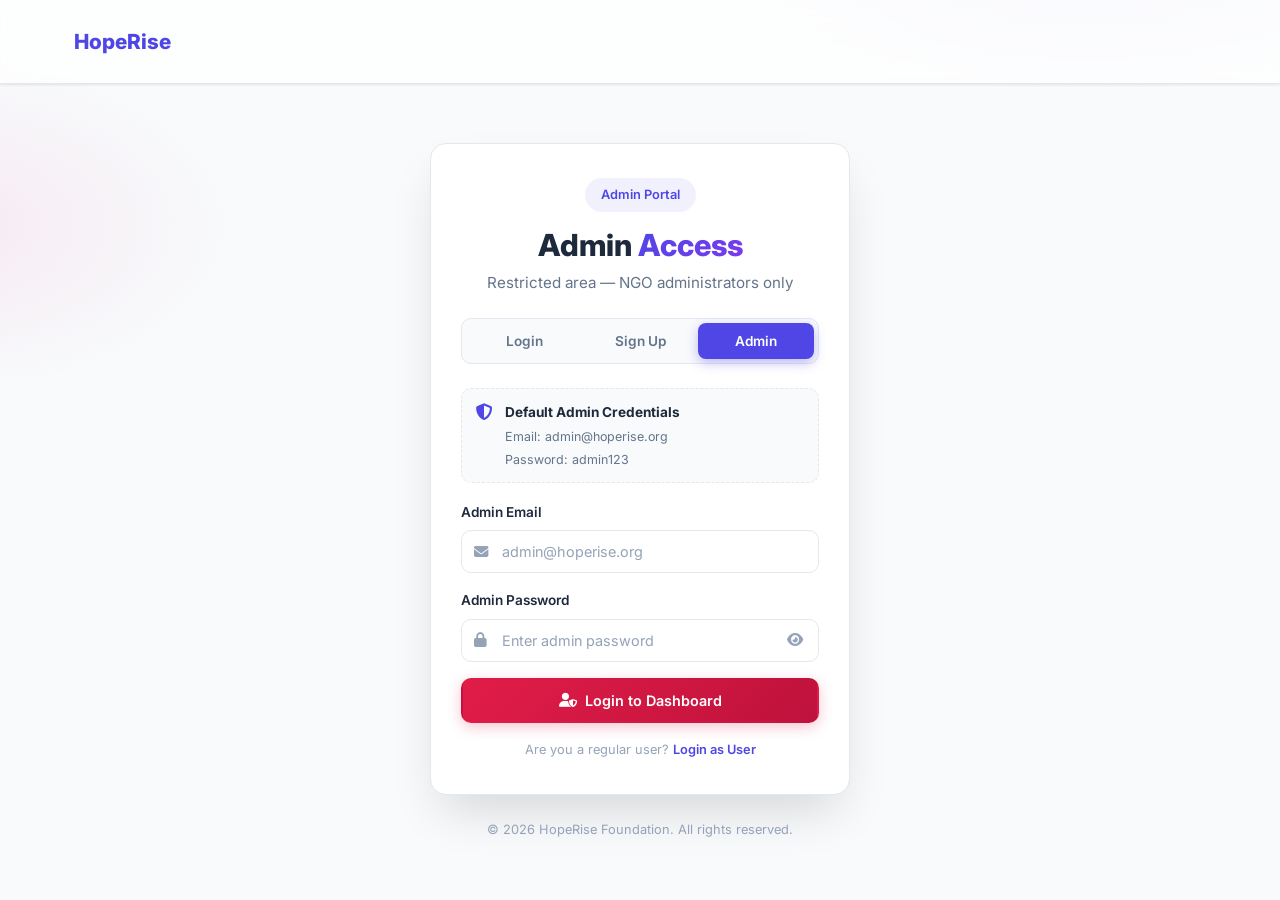
<file: admin/index.html>
<!DOCTYPE html>
<html lang="en">
<head>
    <meta charset="UTF-8">
    <meta name="viewport" content="width=device-width, initial-scale=1.0">
    <title>HopeRise Foundation - NGO Management</title>
    <link rel="stylesheet" href="styles.css">
    <link rel="stylesheet" href="https://cdnjs.cloudflare.com/ajax/libs/font-awesome/6.4.0/css/all.min.css">
</head>
<body>

    <!-- Sidebar Navigation -->
    <aside class="sidebar" id="sidebar">
        <div class="sidebar-header">
            <div class="logo">
                <i class="fas fa-hands-holding-heart"></i>
                <span>HopeRise</span>
            </div>
            <button class="sidebar-close" id="sidebarClose"><i class="fas fa-times"></i></button>
        </div>
        <nav class="sidebar-nav">
            <a href="#dashboard" class="nav-link active" data-section="dashboard">
                <i class="fas fa-th-large"></i><span>Dashboard</span>
            </a>
            <a href="#programs" class="nav-link" data-section="programs">
                <i class="fas fa-seedling"></i><span>Programs</span>
            </a>
            <a href="#donors" class="nav-link" data-section="donors">
                <i class="fas fa-hand-holding-heart"></i><span>Donors</span>
            </a>
            <a href="#events" class="nav-link" data-section="events">
                <i class="fas fa-calendar-alt"></i><span>Events</span>
            </a>
            <a href="#team" class="nav-link" data-section="team">
                <i class="fas fa-users"></i><span>Team</span>
            </a>
            <a href="#volunteers" class="nav-link" data-section="volunteers">
                <i class="fas fa-hands-helping"></i><span>Volunteers</span>
            </a>
            <a href="#gallery" class="nav-link" data-section="gallery">
                <i class="fas fa-images"></i><span>Gallery</span>
            </a>
        </nav>
        <div class="sidebar-footer">
            <a href="#settings" class="nav-link" data-section="settings">
                <i class="fas fa-cog"></i><span>Settings</span>
            </a>
        </div>
    </aside>

    <!-- Main Content -->
    <main class="main-content" id="mainContent">

        <!-- Top Bar -->
        <header class="topbar">
            <div class="topbar-left">
                <button class="menu-toggle" id="menuToggle"><i class="fas fa-bars"></i></button>
                <h2 class="page-title" id="pageTitle">Dashboard</h2>
            </div>
            <div class="topbar-right">
                <div class="search-box">
                    <i class="fas fa-search"></i>
                    <input type="text" placeholder="Search..." id="globalSearch">
                </div>
                <button class="icon-btn" id="notifBtn">
                    <i class="fas fa-bell"></i>
                    <span class="badge">3</span>
                </button>
                <div class="user-profile" id="userProfile">
                    <img src="https://ui-avatars.com/api/?name=Admin+User&background=4f46e5&color=fff" alt="Admin">
                    <span>Admin</span>
                    <i class="fas fa-chevron-down"></i>
                </div>
            </div>
        </header>

        <!-- Notification Panel -->
        <div class="notification-panel" id="notifPanel">
            <div class="notif-header">
                <h3>Notifications</h3>
                <button id="clearNotifs">Clear All</button>
            </div>
            <div class="notif-list">
                <div class="notif-item unread">
                    <i class="fas fa-hand-holding-heart notif-icon donation"></i>
                    <div class="notif-body">
                        <p>New donation of <strong>₹5,000</strong> from Rahul Sharma</p>
                        <span class="notif-time">2 minutes ago</span>
                    </div>
                </div>
                <div class="notif-item unread">
                    <i class="fas fa-user-plus notif-icon volunteer"></i>
                    <div class="notif-body">
                        <p>New volunteer registration: <strong>Aisha Khan</strong></p>
                        <span class="notif-time">1 hour ago</span>
                    </div>
                </div>
                <div class="notif-item unread">
                    <i class="fas fa-calendar-check notif-icon event"></i>
                    <div class="notif-body">
                        <p>Event "Beach Cleanup Drive" starts in <strong>2 days</strong></p>
                        <span class="notif-time">3 hours ago</span>
                    </div>
                </div>
                <div class="notif-item">
                    <i class="fas fa-check-circle notif-icon success"></i>
                    <div class="notif-body">
                        <p>Monthly report generated successfully</p>
                        <span class="notif-time">Yesterday</span>
                    </div>
                </div>
            </div>
        </div>

        <!-- User Dropdown -->
        <div class="user-dropdown" id="userDropdown">
            <div class="dropdown-header">
                <img src="https://ui-avatars.com/api/?name=Admin+User&background=4f46e5&color=fff" alt="Admin">
                <div>
                    <strong>Admin User</strong>
                    <span>admin@hoperise.org</span>
                </div>
            </div>
            <div class="dropdown-divider"></div>
            <a href="#"><i class="fas fa-user"></i> My Profile</a>
            <a href="#"><i class="fas fa-cog"></i> Account Settings</a>
            <a href="#"><i class="fas fa-question-circle"></i> Help Center</a>
            <div class="dropdown-divider"></div>
            <a href="#" class="logout"><i class="fas fa-sign-out-alt"></i> Logout</a>
        </div>

        <!-- ====== DASHBOARD SECTION ====== -->
        <section class="content-section active" id="section-dashboard">
            <!-- Stats Cards -->
            <div class="stats-grid">
                <div class="stat-card">
                    <div class="stat-icon" style="background: #eef2ff; color: #4f46e5;">
                        <i class="fas fa-indian-rupee-sign"></i>
                    </div>
                    <div class="stat-info">
                        <h3>₹2,48,500</h3>
                        <p>Total Donations</p>
                    </div>
                    <span class="stat-change positive"><i class="fas fa-arrow-up"></i> 12.5%</span>
                </div>
                <div class="stat-card">
                    <div class="stat-icon" style="background: #f0fdf4; color: #16a34a;">
                        <i class="fas fa-users"></i>
                    </div>
                    <div class="stat-info">
                        <h3>1,234</h3>
                        <p>Beneficiaries</p>
                    </div>
                    <span class="stat-change positive"><i class="fas fa-arrow-up"></i> 8.2%</span>
                </div>
                <div class="stat-card">
                    <div class="stat-icon" style="background: #fef3c7; color: #d97706;">
                        <i class="fas fa-calendar-check"></i>
                    </div>
                    <div class="stat-info">
                        <h3>24</h3>
                        <p>Active Programs</p>
                    </div>
                    <span class="stat-change positive"><i class="fas fa-arrow-up"></i> 4.1%</span>
                </div>
                <div class="stat-card">
                    <div class="stat-icon" style="background: #fce7f3; color: #db2777;">
                        <i class="fas fa-hands-helping"></i>
                    </div>
                    <div class="stat-info">
                        <h3>156</h3>
                        <p>Volunteers</p>
                    </div>
                    <span class="stat-change positive"><i class="fas fa-arrow-up"></i> 15.3%</span>
                </div>
            </div>

            <!-- Recent Activity & Upcoming Events -->
            <div class="info-row">
                <div class="info-card">
                    <div class="card-header">
                        <h3><i class="fas fa-pie-chart card-icon"></i> Fund Allocation</h3>
                    </div>
                    <div class="allocation-list">
                        <div class="allocation-item">
                            <div class="progress-header">
                                <span><span class="allocation-dot" style="background:#4f46e5;"></span> Education</span>
                                <span>35% · ₹86,975</span>
                            </div>
                            <div class="progress-bar"><div class="progress-fill" style="width:35%; background:linear-gradient(90deg,#4f46e5,#818cf8);"></div></div>
                        </div>
                        <div class="allocation-item">
                            <div class="progress-header">
                                <span><span class="allocation-dot" style="background:#16a34a;"></span> Healthcare</span>
                                <span>25% · ₹62,125</span>
                            </div>
                            <div class="progress-bar"><div class="progress-fill" style="width:25%; background:linear-gradient(90deg,#16a34a,#4ade80);"></div></div>
                        </div>
                        <div class="allocation-item">
                            <div class="progress-header">
                                <span><span class="allocation-dot" style="background:#d97706;"></span> Environment</span>
                                <span>20% · ₹49,700</span>
                            </div>
                            <div class="progress-bar"><div class="progress-fill" style="width:20%; background:linear-gradient(90deg,#d97706,#fbbf24);"></div></div>
                        </div>
                        <div class="allocation-item">
                            <div class="progress-header">
                                <span><span class="allocation-dot" style="background:#db2777;"></span> Community</span>
                                <span>15% · ₹37,275</span>
                            </div>
                            <div class="progress-bar"><div class="progress-fill" style="width:15%; background:linear-gradient(90deg,#db2777,#f472b6);"></div></div>
                        </div>
                        <div class="allocation-item">
                            <div class="progress-header">
                                <span><span class="allocation-dot" style="background:#94a3b8;"></span> Administration</span>
                                <span>5% · ₹12,425</span>
                            </div>
                            <div class="progress-bar"><div class="progress-fill" style="width:5%; background:linear-gradient(90deg,#94a3b8,#cbd5e1);"></div></div>
                        </div>
                    </div>
                </div>
                <div class="info-card">
                    <div class="card-header">
                        <h3>Recent Donations</h3>
                        <a href="#" class="view-all" data-goto="donors">View All</a>
                    </div>
                    <div class="activity-list">
                        <div class="activity-item">
                            <img src="https://ui-avatars.com/api/?name=Rahul+Sharma&background=4f46e5&color=fff" alt="">
                            <div class="activity-info">
                                <strong>Rahul Sharma</strong>
                                <span>Education Fund</span>
                            </div>
                            <span class="activity-amount">₹5,000</span>
                        </div>
                        <div class="activity-item">
                            <img src="https://ui-avatars.com/api/?name=Priya+Patel&background=16a34a&color=fff" alt="">
                            <div class="activity-info">
                                <strong>Priya Patel</strong>
                                <span>Healthcare Initiative</span>
                            </div>
                            <span class="activity-amount">₹2,500</span>
                        </div>
                        <div class="activity-item">
                            <img src="https://ui-avatars.com/api/?name=Arjun+Mehta&background=d97706&color=fff" alt="">
                            <div class="activity-info">
                                <strong>Arjun Mehta</strong>
                                <span>Clean Water Project</span>
                            </div>
                            <span class="activity-amount">₹10,000</span>
                        </div>
                        <div class="activity-item">
                            <img src="https://ui-avatars.com/api/?name=Sneha+Iyer&background=db2777&color=fff" alt="">
                            <div class="activity-info">
                                <strong>Sneha Iyer</strong>
                                <span>General Fund</span>
                            </div>
                            <span class="activity-amount">₹750</span>
                        </div>
                        <div class="activity-item">
                            <img src="https://ui-avatars.com/api/?name=Vikram+Singh&background=0891b2&color=fff" alt="">
                            <div class="activity-info">
                                <strong>Vikram Singh</strong>
                                <span>Disaster Relief</span>
                            </div>
                            <span class="activity-amount">₹3,200</span>
                        </div>
                    </div>
                </div>
                <div class="info-card">
                    <div class="card-header">
                        <h3>Upcoming Events</h3>
                        <a href="#" class="view-all" data-goto="events">View All</a>
                    </div>
                    <div class="event-list">
                        <div class="event-item">
                            <div class="event-date">
                                <span class="month">JUL</span>
                                <span class="day">15</span>
                            </div>
                            <div class="event-info">
                                <strong>Beach Cleanup Drive</strong>
                                <span><i class="fas fa-map-marker-alt"></i> Miami Beach, FL</span>
                                <span><i class="fas fa-clock"></i> 8:00 AM - 12:00 PM</span>
                            </div>
                            <span class="event-status upcoming">Upcoming</span>
                        </div>
                        <div class="event-item">
                            <div class="event-date">
                                <span class="month">JUL</span>
                                <span class="day">22</span>
                            </div>
                            <div class="event-info">
                                <strong>Annual Charity Gala</strong>
                                <span><i class="fas fa-map-marker-alt"></i> Grand Hotel, NYC</span>
                                <span><i class="fas fa-clock"></i> 6:00 PM - 10:00 PM</span>
                            </div>
                            <span class="event-status upcoming">Upcoming</span>
                        </div>
                        <div class="event-item">
                            <div class="event-date">
                                <span class="month">AUG</span>
                                <span class="day">05</span>
                            </div>
                            <div class="event-info">
                                <strong>Back to School Drive</strong>
                                <span><i class="fas fa-map-marker-alt"></i> Community Center, LA</span>
                                <span><i class="fas fa-clock"></i> 9:00 AM - 3:00 PM</span>
                            </div>
                            <span class="event-status scheduled">Scheduled</span>
                        </div>
                        <div class="event-item">
                            <div class="event-date">
                                <span class="month">AUG</span>
                                <span class="day">18</span>
                            </div>
                            <div class="event-info">
                                <strong>Health Camp</strong>
                                <span><i class="fas fa-map-marker-alt"></i> Riverside Park, Chicago</span>
                                <span><i class="fas fa-clock"></i> 7:00 AM - 2:00 PM</span>
                            </div>
                            <span class="event-status scheduled">Scheduled</span>
                        </div>
                    </div>
                </div>
            </div>
        </section>

        <!-- ====== PROGRAMS SECTION ====== -->
        <section class="content-section" id="section-programs">
            <div class="section-header">
                <h2>Our Programs & Initiatives</h2>
                <button class="btn btn-primary" onclick="openModal('addProgramModal')"><i class="fas fa-plus"></i> Add Program</button>
            </div>
            <div class="filter-bar">
                <button class="filter-pill active" data-filter="all">All Programs</button>
                <button class="filter-pill" data-filter="education">Education</button>
                <button class="filter-pill" data-filter="health">Healthcare</button>
                <button class="filter-pill" data-filter="environment">Environment</button>
                <button class="filter-pill" data-filter="community">Community</button>
            </div>
            <div class="programs-grid">
                <div class="program-card" data-category="education">
                    <div class="program-image">
                        <img src="https://images.unsplash.com/photo-1497486751825-1233686d5d80?w=400&h=250&fit=crop" alt="Education">
                        <span class="program-tag education">Education</span>
                    </div>
                    <div class="program-body">
                        <h3>Quality Education Initiative</h3>
                        <p>Building schools and providing educational resources to children in underserved communities across 12 countries.</p>
                        <div class="program-progress">
                            <div class="progress-header">
                                <span>Progress</span>
                                <span>75%</span>
                            </div>
                            <div class="progress-bar"><div class="progress-fill" style="width: 75%"></div></div>
                        </div>
                        <div class="program-meta">
                            <span><i class="fas fa-map-marker-alt"></i> 12 Countries</span>
                            <span><i class="fas fa-users"></i> 10,000+ Students</span>
                        </div>
                    </div>
                </div>
                <div class="program-card" data-category="health">
                    <div class="program-image">
                        <img src="https://images.unsplash.com/photo-1576091160550-2173dba999ef?w=400&h=250&fit=crop" alt="Healthcare">
                        <span class="program-tag health">Healthcare</span>
                    </div>
                    <div class="program-body">
                        <h3>Mobile Health Clinics</h3>
                        <p>Providing essential healthcare services through mobile clinics to remote and underserved populations.</p>
                        <div class="program-progress">
                            <div class="progress-header">
                                <span>Progress</span>
                                <span>60%</span>
                            </div>
                            <div class="progress-bar"><div class="progress-fill" style="width: 60%"></div></div>
                        </div>
                        <div class="program-meta">
                            <span><i class="fas fa-map-marker-alt"></i> 8 Countries</span>
                            <span><i class="fas fa-users"></i> 25,000+ Patients</span>
                        </div>
                    </div>
                </div>
                <div class="program-card" data-category="environment">
                    <div class="program-image">
                        <img src="https://images.unsplash.com/photo-1542601906990-b4d3fb778b09?w=400&h=250&fit=crop" alt="Environment">
                        <span class="program-tag environment">Environment</span>
                    </div>
                    <div class="program-body">
                        <h3>Clean Water Project</h3>
                        <p>Installing water purification systems and wells to provide clean drinking water to communities in need.</p>
                        <div class="program-progress">
                            <div class="progress-header">
                                <span>Progress</span>
                                <span>85%</span>
                            </div>
                            <div class="progress-bar"><div class="progress-fill" style="width: 85%"></div></div>
                        </div>
                        <div class="program-meta">
                            <span><i class="fas fa-map-marker-alt"></i> 15 Countries</span>
                            <span><i class="fas fa-users"></i> 50,000+ People</span>
                        </div>
                    </div>
                </div>
                <div class="program-card" data-category="community">
                    <div class="program-image">
                        <img src="https://images.unsplash.com/photo-1559027615-cd4628902d4a?w=400&h=250&fit=crop" alt="Community">
                        <span class="program-tag community">Community</span>
                    </div>
                    <div class="program-body">
                        <h3>Women Empowerment Program</h3>
                        <p>Supporting women through skill development, microfinance, and entrepreneurship training programs.</p>
                        <div class="program-progress">
                            <div class="progress-header">
                                <span>Progress</span>
                                <span>45%</span>
                            </div>
                            <div class="progress-bar"><div class="progress-fill" style="width: 45%"></div></div>
                        </div>
                        <div class="program-meta">
                            <span><i class="fas fa-map-marker-alt"></i> 6 Countries</span>
                            <span><i class="fas fa-users"></i> 5,000+ Women</span>
                        </div>
                    </div>
                </div>
                <div class="program-card" data-category="education">
                    <div class="program-image">
                        <img src="https://images.unsplash.com/photo-1509099836639-18ba1795216d?w=400&h=250&fit=crop" alt="Scholarship">
                        <span class="program-tag education">Education</span>
                    </div>
                    <div class="program-body">
                        <h3>Scholarship Fund</h3>
                        <p>Providing financial support to talented students from low-income families to pursue higher education.</p>
                        <div class="program-progress">
                            <div class="progress-header">
                                <span>Progress</span>
                                <span>55%</span>
                            </div>
                            <div class="progress-bar"><div class="progress-fill" style="width: 55%"></div></div>
                        </div>
                        <div class="program-meta">
                            <span><i class="fas fa-map-marker-alt"></i> 5 Countries</span>
                            <span><i class="fas fa-users"></i> 1,200+ Scholars</span>
                        </div>
                    </div>
                </div>
                <div class="program-card" data-category="environment">
                    <div class="program-image">
                        <img src="https://images.unsplash.com/photo-1532996122724-e3c354a0b15b?w=400&h=250&fit=crop" alt="Reforestation">
                        <span class="program-tag environment">Environment</span>
                    </div>
                    <div class="program-body">
                        <h3>Reforestation Initiative</h3>
                        <p>Planting millions of trees and restoring deforested areas to combat climate change and protect biodiversity.</p>
                        <div class="program-progress">
                            <div class="progress-header">
                                <span>Progress</span>
                                <span>30%</span>
                            </div>
                            <div class="progress-bar"><div class="progress-fill" style="width: 30%"></div></div>
                        </div>
                        <div class="program-meta">
                            <span><i class="fas fa-map-marker-alt"></i> 10 Countries</span>
                            <span><i class="fas fa-tree"></i> 1M+ Trees</span>
                        </div>
                    </div>
                </div>
            </div>
        </section>

        <!-- ====== DONORS SECTION ====== -->
        <section class="content-section" id="section-donors">
            <div class="section-header">
                <h2>Donor Management</h2>
                <div class="header-actions">
                    <button class="btn btn-secondary" id="exportDonors"><i class="fas fa-download"></i> Export</button>
                    <button class="btn btn-primary" onclick="openModal('addDonorModal')"><i class="fas fa-plus"></i> Add Donor</button>
                </div>
            </div>

            <div class="donor-summary">
                <div class="donor-stat-card">
                    <h4>₹2,48,500</h4>
                    <p>Total Raised</p>
                </div>
                <div class="donor-stat-card">
                    <h4>342</h4>
                    <p>Total Donors</p>
                </div>
                <div class="donor-stat-card">
                    <h4>₹726</h4>
                    <p>Average Donation</p>
                </div>
                <div class="donor-stat-card">
                    <h4>89%</h4>
                    <p>Retention Rate</p>
                </div>
            </div>

            <div class="table-container">
                <div class="table-header">
                    <div class="table-search">
                        <i class="fas fa-search"></i>
                        <input type="text" placeholder="Search donors..." id="donorSearch">
                    </div>
                    <div class="table-filters">
                        <select id="donorFilter">
                            <option value="all">All Donors</option>
                            <option value="recurring">Recurring</option>
                            <option value="one-time">One-Time</option>
                            <option value="major">Major Donors</option>
                        </select>
                    </div>
                </div>
                <table class="data-table" id="donorTable">
                    <thead>
                        <tr>
                            <th><input type="checkbox" id="selectAll"></th>
                            <th>Donor</th>
                            <th>Mobile</th>
                            <th>Amount</th>
                            <th>Type</th>
                            <th>Date</th>
                            <th>Status</th>
                            <th>Actions</th>
                        </tr>
                    </thead>
                    <tbody>
                        <tr>
                            <td><input type="checkbox" class="row-check"></td>
                            <td>
                                <div class="donor-cell">
                                    <img src="https://ui-avatars.com/api/?name=Rahul+Sharma&background=4f46e5&color=fff" alt="">
                                    <span>Rahul Sharma</span>
                                </div>
                            </td>
                            <td>+91 98765 43210</td>
                            <td class="amount">₹5,000</td>
                            <td><span class="badge-pill recurring">Recurring</span></td>
                            <td>Jul 10, 2026</td>
                            <td><span class="badge-pill completed">Completed</span></td>
                            <td>
                                <div class="action-btns">
                                    <button class="action-btn" title="View"><i class="fas fa-eye"></i></button>
                                    <button class="action-btn" title="Edit"><i class="fas fa-pen"></i></button>
                                    <button class="action-btn delete" title="Delete"><i class="fas fa-trash"></i></button>
                                </div>
                            </td>
                        </tr>
                        <tr>
                            <td><input type="checkbox" class="row-check"></td>
                            <td>
                                <div class="donor-cell">
                                    <img src="https://ui-avatars.com/api/?name=Priya+Patel&background=16a34a&color=fff" alt="">
                                    <span>Priya Patel</span>
                                </div>
                            </td>
                            <td>+91 99887 66554</td>
                            <td class="amount">₹2,500</td>
                            <td><span class="badge-pill one-time">One-Time</span></td>
                            <td>Jul 8, 2026</td>
                            <td><span class="badge-pill completed">Completed</span></td>
                            <td>
                                <div class="action-btns">
                                    <button class="action-btn" title="View"><i class="fas fa-eye"></i></button>
                                    <button class="action-btn" title="Edit"><i class="fas fa-pen"></i></button>
                                    <button class="action-btn delete" title="Delete"><i class="fas fa-trash"></i></button>
                                </div>
                            </td>
                        </tr>
                        <tr>
                            <td><input type="checkbox" class="row-check"></td>
                            <td>
                                <div class="donor-cell">
                                    <img src="https://ui-avatars.com/api/?name=Arjun+Mehta&background=d97706&color=fff" alt="">
                                    <span>Arjun Mehta</span>
                                </div>
                            </td>
                            <td>+91 98111 22334</td>
                            <td class="amount">₹10,000</td>
                            <td><span class="badge-pill major">Major</span></td>
                            <td>Jul 5, 2026</td>
                            <td><span class="badge-pill completed">Completed</span></td>
                            <td>
                                <div class="action-btns">
                                    <button class="action-btn" title="View"><i class="fas fa-eye"></i></button>
                                    <button class="action-btn" title="Edit"><i class="fas fa-pen"></i></button>
                                    <button class="action-btn delete" title="Delete"><i class="fas fa-trash"></i></button>
                                </div>
                            </td>
                        </tr>
                        <tr>
                            <td><input type="checkbox" class="row-check"></td>
                            <td>
                                <div class="donor-cell">
                                    <img src="https://ui-avatars.com/api/?name=Sneha+Iyer&background=db2777&color=fff" alt="">
                                    <span>Sneha Iyer</span>
                                </div>
                            </td>
                            <td>+91 91234 56789</td>
                            <td class="amount">₹750</td>
                            <td><span class="badge-pill recurring">Recurring</span></td>
                            <td>Jul 3, 2026</td>
                            <td><span class="badge-pill pending">Pending</span></td>
                            <td>
                                <div class="action-btns">
                                    <button class="action-btn" title="View"><i class="fas fa-eye"></i></button>
                                    <button class="action-btn" title="Edit"><i class="fas fa-pen"></i></button>
                                    <button class="action-btn delete" title="Delete"><i class="fas fa-trash"></i></button>
                                </div>
                            </td>
                        </tr>
                        <tr>
                            <td><input type="checkbox" class="row-check"></td>
                            <td>
                                <div class="donor-cell">
                                    <img src="https://ui-avatars.com/api/?name=Vikram+Singh&background=0891b2&color=fff" alt="">
                                    <span>Vikram Singh</span>
                                </div>
                            </td>
                            <td>+91 90909 80807</td>
                            <td class="amount">₹3,200</td>
                            <td><span class="badge-pill one-time">One-Time</span></td>
                            <td>Jul 1, 2026</td>
                            <td><span class="badge-pill completed">Completed</span></td>
                            <td>
                                <div class="action-btns">
                                    <button class="action-btn" title="View"><i class="fas fa-eye"></i></button>
                                    <button class="action-btn" title="Edit"><i class="fas fa-pen"></i></button>
                                    <button class="action-btn delete" title="Delete"><i class="fas fa-trash"></i></button>
                                </div>
                            </td>
                        </tr>
                        <tr>
                            <td><input type="checkbox" class="row-check"></td>
                            <td>
                                <div class="donor-cell">
                                    <img src="https://ui-avatars.com/api/?name=Ananya+Gupta&background=7c3aed&color=fff" alt="">
                                    <span>Ananya Gupta</span>
                                </div>
                            </td>
                            <td>+91 87654 32109</td>
                            <td class="amount">₹1,500</td>
                            <td><span class="badge-pill recurring">Recurring</span></td>
                            <td>Jun 28, 2026</td>
                            <td><span class="badge-pill completed">Completed</span></td>
                            <td>
                                <div class="action-btns">
                                    <button class="action-btn" title="View"><i class="fas fa-eye"></i></button>
                                    <button class="action-btn" title="Edit"><i class="fas fa-pen"></i></button>
                                    <button class="action-btn delete" title="Delete"><i class="fas fa-trash"></i></button>
                                </div>
                            </td>
                        </tr>
                    </tbody>
                </table>
                <div class="table-pagination">
                    <span>Showing 1-6 of 342 donors</span>
                    <div class="pagination-btns">
                        <button class="page-btn" disabled><i class="fas fa-chevron-left"></i></button>
                        <button class="page-btn active">1</button>
                        <button class="page-btn">2</button>
                        <button class="page-btn">3</button>
                        <button class="page-btn">...</button>
                        <button class="page-btn">57</button>
                        <button class="page-btn"><i class="fas fa-chevron-right"></i></button>
                    </div>
                </div>
            </div>
        </section>

        <!-- ====== EVENTS SECTION ====== -->
        <section class="content-section" id="section-events">
            <div class="section-header">
                <h2>Event Management</h2>
                <button class="btn btn-primary" onclick="openModal('addEventModal')"><i class="fas fa-plus"></i> Create Event</button>
            </div>
            <div class="events-grid">
                <div class="event-card">
                    <div class="event-card-image">
                        <img src="https://images.unsplash.com/photo-1558618666-fcd25c85f82e?w=400&h=200&fit=crop" alt="Beach Cleanup">
                        <span class="event-badge upcoming">Upcoming</span>
                    </div>
                    <div class="event-card-body">
                        <div class="event-card-date">
                            <i class="fas fa-calendar"></i> Jul 15, 2026
                        </div>
                        <h3>Beach Cleanup Drive</h3>
                        <p><i class="fas fa-map-marker-alt"></i> Miami Beach, FL</p>
                        <p><i class="fas fa-clock"></i> 8:00 AM - 12:00 PM</p>
                        <div class="event-card-footer">
                            <div class="event-attendees">
                                <div class="avatar-stack">
                                    <img src="https://ui-avatars.com/api/?name=A&background=4f46e5&color=fff&size=28" alt="">
                                    <img src="https://ui-avatars.com/api/?name=B&background=16a34a&color=fff&size=28" alt="">
                                    <img src="https://ui-avatars.com/api/?name=C&background=d97706&color=fff&size=28" alt="">
                                </div>
                                <span>45 registered</span>
                            </div>
                            <button class="btn btn-sm btn-primary">Manage</button>
                        </div>
                    </div>
                </div>
                <div class="event-card">
                    <div class="event-card-image">
                        <img src="https://images.unsplash.com/photo-1511795409834-ef04bbd61622?w=400&h=200&fit=crop" alt="Charity Gala">
                        <span class="event-badge upcoming">Upcoming</span>
                    </div>
                    <div class="event-card-body">
                        <div class="event-card-date">
                            <i class="fas fa-calendar"></i> Jul 22, 2026
                        </div>
                        <h3>Annual Charity Gala</h3>
                        <p><i class="fas fa-map-marker-alt"></i> Grand Hotel, NYC</p>
                        <p><i class="fas fa-clock"></i> 6:00 PM - 10:00 PM</p>
                        <div class="event-card-footer">
                            <div class="event-attendees">
                                <div class="avatar-stack">
                                    <img src="https://ui-avatars.com/api/?name=D&background=db2777&color=fff&size=28" alt="">
                                    <img src="https://ui-avatars.com/api/?name=E&background=0891b2&color=fff&size=28" alt="">
                                    <img src="https://ui-avatars.com/api/?name=F&background=7c3aed&color=fff&size=28" alt="">
                                </div>
                                <span>120 registered</span>
                            </div>
                            <button class="btn btn-sm btn-primary">Manage</button>
                        </div>
                    </div>
                </div>
                <div class="event-card">
                    <div class="event-card-image">
                        <img src="https://images.unsplash.com/photo-1523240795612-9a054b0db644?w=400&h=200&fit=crop" alt="School Drive">
                        <span class="event-badge scheduled">Scheduled</span>
                    </div>
                    <div class="event-card-body">
                        <div class="event-card-date">
                            <i class="fas fa-calendar"></i> Aug 05, 2026
                        </div>
                        <h3>Back to School Drive</h3>
                        <p><i class="fas fa-map-marker-alt"></i> Community Center, LA</p>
                        <p><i class="fas fa-clock"></i> 9:00 AM - 3:00 PM</p>
                        <div class="event-card-footer">
                            <div class="event-attendees">
                                <div class="avatar-stack">
                                    <img src="https://ui-avatars.com/api/?name=G&background=16a34a&color=fff&size=28" alt="">
                                    <img src="https://ui-avatars.com/api/?name=H&background=4f46e5&color=fff&size=28" alt="">
                                </div>
                                <span>28 registered</span>
                            </div>
                            <button class="btn btn-sm btn-primary">Manage</button>
                        </div>
                    </div>
                </div>
                <div class="event-card">
                    <div class="event-card-image">
                        <img src="https://images.unsplash.com/photo-1576091160399-112ba8d25d1d?w=400&h=200&fit=crop" alt="Health Camp">
                        <span class="event-badge scheduled">Scheduled</span>
                    </div>
                    <div class="event-card-body">
                        <div class="event-card-date">
                            <i class="fas fa-calendar"></i> Aug 18, 2026
                        </div>
                        <h3>Community Health Camp</h3>
                        <p><i class="fas fa-map-marker-alt"></i> Riverside Park, Chicago</p>
                        <p><i class="fas fa-clock"></i> 7:00 AM - 2:00 PM</p>
                        <div class="event-card-footer">
                            <div class="event-attendees">
                                <div class="avatar-stack">
                                    <img src="https://ui-avatars.com/api/?name=I&background=d97706&color=fff&size=28" alt="">
                                    <img src="https://ui-avatars.com/api/?name=J&background=db2777&color=fff&size=28" alt="">
                                    <img src="https://ui-avatars.com/api/?name=K&background=0891b2&color=fff&size=28" alt="">
                                </div>
                                <span>60 registered</span>
                            </div>
                            <button class="btn btn-sm btn-primary">Manage</button>
                        </div>
                    </div>
                </div>
                <div class="event-card">
                    <div class="event-card-image">
                        <img src="https://images.unsplash.com/photo-1469571486292-0ba58a3f068b?w=400&h=200&fit=crop" alt="Food Drive">
                        <span class="event-badge completed">Completed</span>
                    </div>
                    <div class="event-card-body">
                        <div class="event-card-date">
                            <i class="fas fa-calendar"></i> Jun 20, 2026
                        </div>
                        <h3>Summer Food Drive</h3>
                        <p><i class="fas fa-map-marker-alt"></i> Central Park, Dallas</p>
                        <p><i class="fas fa-clock"></i> 10:00 AM - 4:00 PM</p>
                        <div class="event-card-footer">
                            <div class="event-attendees">
                                <div class="avatar-stack">
                                    <img src="https://ui-avatars.com/api/?name=L&background=7c3aed&color=fff&size=28" alt="">
                                    <img src="https://ui-avatars.com/api/?name=M&background=16a34a&color=fff&size=28" alt="">
                                    <img src="https://ui-avatars.com/api/?name=N&background=4f46e5&color=fff&size=28" alt="">
                                </div>
                                <span>75 attended</span>
                            </div>
                            <button class="btn btn-sm btn-secondary">Report</button>
                        </div>
                    </div>
                </div>
                <div class="event-card">
                    <div class="event-card-image">
                        <img src="https://images.unsplash.com/photo-1593113630400-ea4288922497?w=400&h=200&fit=crop" alt="Clothing Drive">
                        <span class="event-badge completed">Completed</span>
                    </div>
                    <div class="event-card-body">
                        <div class="event-card-date">
                            <i class="fas fa-calendar"></i> Jun 05, 2026
                        </div>
                        <h3>Winter Clothing Drive</h3>
                        <p><i class="fas fa-map-marker-alt"></i> City Hall, Boston</p>
                        <p><i class="fas fa-clock"></i> 9:00 AM - 5:00 PM</p>
                        <div class="event-card-footer">
                            <div class="event-attendees">
                                <div class="avatar-stack">
                                    <img src="https://ui-avatars.com/api/?name=O&background=d97706&color=fff&size=28" alt="">
                                    <img src="https://ui-avatars.com/api/?name=P&background=db2777&color=fff&size=28" alt="">
                                </div>
                                <span>50 attended</span>
                            </div>
                            <button class="btn btn-sm btn-secondary">Report</button>
                        </div>
                    </div>
                </div>
            </div>
        </section>

        <!-- ====== TEAM SECTION ====== -->
        <section class="content-section" id="section-team">
            <div class="section-header">
                <h2>Our Team</h2>
                <button class="btn btn-primary" onclick="openModal('addTeamModal')"><i class="fas fa-plus"></i> Add Member</button>
            </div>
            <div class="team-grid">
                <div class="team-card">
                    <div class="team-avatar">
                        <img src="https://ui-avatars.com/api/?name=Rachel+Green&background=4f46e5&color=fff&size=120" alt="">
                    </div>
                    <h3>Rachel Green</h3>
                    <p class="team-role">Executive Director</p>
                    <p class="team-bio">Leading our global initiatives with 15+ years of experience in humanitarian work.</p>
                    <div class="team-social">
                        <a href="#"><i class="fab fa-linkedin"></i></a>
                        <a href="#"><i class="fab fa-twitter"></i></a>
                        <a href="#"><i class="fas fa-envelope"></i></a>
                    </div>
                </div>
                <div class="team-card">
                    <div class="team-avatar">
                        <img src="https://ui-avatars.com/api/?name=James+Wilson&background=16a34a&color=fff&size=120" alt="">
                    </div>
                    <h3>James Wilson</h3>
                    <p class="team-role">Programs Director</p>
                    <p class="team-bio">Overseeing all program operations and ensuring effective community impact.</p>
                    <div class="team-social">
                        <a href="#"><i class="fab fa-linkedin"></i></a>
                        <a href="#"><i class="fab fa-twitter"></i></a>
                        <a href="#"><i class="fas fa-envelope"></i></a>
                    </div>
                </div>
                <div class="team-card">
                    <div class="team-avatar">
                        <img src="https://ui-avatars.com/api/?name=Maria+Garcia&background=d97706&color=fff&size=120" alt="">
                    </div>
                    <h3>Maria Garcia</h3>
                    <p class="team-role">Finance Manager</p>
                    <p class="team-bio">Managing financial operations and ensuring transparent use of funds.</p>
                    <div class="team-social">
                        <a href="#"><i class="fab fa-linkedin"></i></a>
                        <a href="#"><i class="fab fa-twitter"></i></a>
                        <a href="#"><i class="fas fa-envelope"></i></a>
                    </div>
                </div>
                <div class="team-card">
                    <div class="team-avatar">
                        <img src="https://ui-avatars.com/api/?name=Alex+Johnson&background=db2777&color=fff&size=120" alt="">
                    </div>
                    <h3>Alex Johnson</h3>
                    <p class="team-role">Volunteer Coordinator</p>
                    <p class="team-bio">Building and managing our network of dedicated volunteers worldwide.</p>
                    <div class="team-social">
                        <a href="#"><i class="fab fa-linkedin"></i></a>
                        <a href="#"><i class="fab fa-twitter"></i></a>
                        <a href="#"><i class="fas fa-envelope"></i></a>
                    </div>
                </div>
                <div class="team-card">
                    <div class="team-avatar">
                        <img src="https://ui-avatars.com/api/?name=Sam+Chen&background=0891b2&color=fff&size=120" alt="">
                    </div>
                    <h3>Sam Chen</h3>
                    <p class="team-role">Communications Lead</p>
                    <p class="team-bio">Spreading our message and engaging communities through strategic communications.</p>
                    <div class="team-social">
                        <a href="#"><i class="fab fa-linkedin"></i></a>
                        <a href="#"><i class="fab fa-twitter"></i></a>
                        <a href="#"><i class="fas fa-envelope"></i></a>
                    </div>
                </div>
                <div class="team-card">
                    <div class="team-avatar">
                        <img src="https://ui-avatars.com/api/?name=Lisa+Park&background=7c3aed&color=fff&size=120" alt="">
                    </div>
                    <h3>Lisa Park</h3>
                    <p class="team-role">Impact Analyst</p>
                    <p class="team-bio">Measuring and reporting the impact of our programs across all regions.</p>
                    <div class="team-social">
                        <a href="#"><i class="fab fa-linkedin"></i></a>
                        <a href="#"><i class="fab fa-twitter"></i></a>
                        <a href="#"><i class="fas fa-envelope"></i></a>
                    </div>
                </div>
            </div>
        </section>

        <!-- ====== VOLUNTEERS SECTION ====== -->
        <section class="content-section" id="section-volunteers">
            <div class="section-header">
                <h2>Volunteer Management</h2>
                <button class="btn btn-primary" onclick="openModal('addVolunteerModal')"><i class="fas fa-plus"></i> Add Volunteer</button>
            </div>
            <div class="vol-stats">
                <div class="vol-stat-card">
                    <i class="fas fa-users" style="color: #4f46e5;"></i>
                    <h3>156</h3>
                    <p>Active Volunteers</p>
                </div>
                <div class="vol-stat-card">
                    <i class="fas fa-clock" style="color: #d97706;"></i>
                    <h3>4,230</h3>
                    <p>Total Hours</p>
                </div>
                <div class="vol-stat-card">
                    <i class="fas fa-calendar-check" style="color: #16a34a;"></i>
                    <h3>48</h3>
                    <p>Events Covered</p>
                </div>
                <div class="vol-stat-card">
                    <i class="fas fa-star" style="color: #db2777;"></i>
                    <h3>4.8</h3>
                    <p>Avg. Rating</p>
                </div>
            </div>
            <div class="table-container">
                <div class="table-header">
                    <div class="table-search">
                        <i class="fas fa-search"></i>
                        <input type="text" placeholder="Search volunteers..." id="volunteerSearch">
                    </div>
                </div>
                <table class="data-table" id="volunteerTable">
                    <thead>
                        <tr>
                            <th>Volunteer</th>
                            <th>Email</th>
                            <th>Skills</th>
                            <th>Hours</th>
                            <th>Joined</th>
                            <th>Status</th>
                            <th>Actions</th>
                        </tr>
                    </thead>
                    <tbody>
                        <tr>
                            <td>
                                <div class="donor-cell">
                                    <img src="https://ui-avatars.com/api/?name=Anna+Brown&background=4f46e5&color=fff" alt="">
                                    <span>Anna Brown</span>
                                </div>
                            </td>
                            <td>anna.b@email.com</td>
                            <td><span class="skill-tag">Teaching</span> <span class="skill-tag">First Aid</span></td>
                            <td>120</td>
                            <td>Jan 2024</td>
                            <td><span class="badge-pill completed">Active</span></td>
                            <td>
                                <div class="action-btns">
                                    <button class="action-btn" title="View"><i class="fas fa-eye"></i></button>
                                    <button class="action-btn" title="Edit"><i class="fas fa-pen"></i></button>
                                </div>
                            </td>
                        </tr>
                        <tr>
                            <td>
                                <div class="donor-cell">
                                    <img src="https://ui-avatars.com/api/?name=Tom+Harris&background=16a34a&color=fff" alt="">
                                    <span>Tom Harris</span>
                                </div>
                            </td>
                            <td>tom.h@email.com</td>
                            <td><span class="skill-tag">Construction</span> <span class="skill-tag">Driving</span></td>
                            <td>85</td>
                            <td>Mar 2024</td>
                            <td><span class="badge-pill completed">Active</span></td>
                            <td>
                                <div class="action-btns">
                                    <button class="action-btn" title="View"><i class="fas fa-eye"></i></button>
                                    <button class="action-btn" title="Edit"><i class="fas fa-pen"></i></button>
                                </div>
                            </td>
                        </tr>
                        <tr>
                            <td>
                                <div class="donor-cell">
                                    <img src="https://ui-avatars.com/api/?name=Mia+Davis&background=d97706&color=fff" alt="">
                                    <span>Mia Davis</span>
                                </div>
                            </td>
                            <td>mia.d@email.com</td>
                            <td><span class="skill-tag">Cooking</span> <span class="skill-tag">Organization</span></td>
                            <td>200</td>
                            <td>Sep 2023</td>
                            <td><span class="badge-pill completed">Active</span></td>
                            <td>
                                <div class="action-btns">
                                    <button class="action-btn" title="View"><i class="fas fa-eye"></i></button>
                                    <button class="action-btn" title="Edit"><i class="fas fa-pen"></i></button>
                                </div>
                            </td>
                        </tr>
                        <tr>
                            <td>
                                <div class="donor-cell">
                                    <img src="https://ui-avatars.com/api/?name=Ryan+Miller&background=db2777&color=fff" alt="">
                                    <span>Ryan Miller</span>
                                </div>
                            </td>
                            <td>ryan.m@email.com</td>
                            <td><span class="skill-tag">Medical</span> <span class="skill-tag">Logistics</span></td>
                            <td>150</td>
                            <td>Jun 2023</td>
                            <td><span class="badge-pill pending">On Leave</span></td>
                            <td>
                                <div class="action-btns">
                                    <button class="action-btn" title="View"><i class="fas fa-eye"></i></button>
                                    <button class="action-btn" title="Edit"><i class="fas fa-pen"></i></button>
                                </div>
                            </td>
                        </tr>
                    </tbody>
                </table>
            </div>
        </section>

        <!-- ====== GALLERY SECTION ====== -->
        <section class="content-section" id="section-gallery">
            <div class="section-header">
                <h2>Photo Gallery</h2>
                <button class="btn btn-primary" onclick="openModal('addPhotoModal')"><i class="fas fa-upload"></i> Upload Photo</button>
            </div>
            <div class="gallery-filter">
                <button class="filter-pill active" data-gfilter="all">All</button>
                <button class="filter-pill" data-gfilter="events">Events</button>
                <button class="filter-pill" data-gfilter="programs">Programs</button>
                <button class="filter-pill" data-gfilter="volunteers">Volunteers</button>
            </div>
            <div class="gallery-grid">
                <div class="gallery-item" data-gcat="events">
                    <img src="https://images.unsplash.com/photo-1559027615-cd4628902d4a?w=400&h=300&fit=crop" alt="Gallery">
                    <div class="gallery-overlay">
                        <h4>Community Outreach</h4>
                        <p>Dec 2025</p>
                        <button class="icon-btn-sm"><i class="fas fa-expand"></i></button>
                    </div>
                </div>
                <div class="gallery-item" data-gcat="programs">
                    <img src="https://images.unsplash.com/photo-1497486751825-1233686d5d80?w=400&h=300&fit=crop" alt="Gallery">
                    <div class="gallery-overlay">
                        <h4>School Construction</h4>
                        <p>Nov 2025</p>
                        <button class="icon-btn-sm"><i class="fas fa-expand"></i></button>
                    </div>
                </div>
                <div class="gallery-item" data-gcat="events">
                    <img src="https://images.unsplash.com/photo-1558618666-fcd25c85f82e?w=400&h=300&fit=crop" alt="Gallery">
                    <div class="gallery-overlay">
                        <h4>Beach Cleanup</h4>
                        <p>Oct 2025</p>
                        <button class="icon-btn-sm"><i class="fas fa-expand"></i></button>
                    </div>
                </div>
                <div class="gallery-item" data-gcat="volunteers">
                    <img src="https://images.unsplash.com/photo-1582213782179-e0d53f98f2ca?w=400&h=300&fit=crop" alt="Gallery">
                    <div class="gallery-overlay">
                        <h4>Volunteer Meetup</h4>
                        <p>Sep 2025</p>
                        <button class="icon-btn-sm"><i class="fas fa-expand"></i></button>
                    </div>
                </div>
                <div class="gallery-item" data-gcat="programs">
                    <img src="https://images.unsplash.com/photo-1576091160550-2173dba999ef?w=400&h=300&fit=crop" alt="Gallery">
                    <div class="gallery-overlay">
                        <h4>Health Camp</h4>
                        <p>Aug 2025</p>
                        <button class="icon-btn-sm"><i class="fas fa-expand"></i></button>
                    </div>
                </div>
                <div class="gallery-item" data-gcat="events">
                    <img src="https://images.unsplash.com/photo-1511795409834-ef04bbd61622?w=400&h=300&fit=crop" alt="Gallery">
                    <div class="gallery-overlay">
                        <h4>Charity Gala 2025</h4>
                        <p>Jul 2025</p>
                        <button class="icon-btn-sm"><i class="fas fa-expand"></i></button>
                    </div>
                </div>
                <div class="gallery-item" data-gcat="volunteers">
                    <img src="https://images.unsplash.com/photo-1469571486292-0ba58a3f068b?w=400&h=300&fit=crop" alt="Gallery">
                    <div class="gallery-overlay">
                        <h4>Team Building</h4>
                        <p>Jun 2025</p>
                        <button class="icon-btn-sm"><i class="fas fa-expand"></i></button>
                    </div>
                </div>
                <div class="gallery-item" data-gcat="programs">
                    <img src="https://images.unsplash.com/photo-1542601906990-b4d3fb778b09?w=400&h=300&fit=crop" alt="Gallery">
                    <div class="gallery-overlay">
                        <h4>Tree Planting</h4>
                        <p>May 2025</p>
                        <button class="icon-btn-sm"><i class="fas fa-expand"></i></button>
                    </div>
                </div>
                <div class="gallery-item" data-gcat="events">
                    <img src="https://images.unsplash.com/photo-1593113630400-ea4288922497?w=400&h=300&fit=crop" alt="Gallery">
                    <div class="gallery-overlay">
                        <h4>Food Distribution</h4>
                        <p>Apr 2025</p>
                        <button class="icon-btn-sm"><i class="fas fa-expand"></i></button>
                    </div>
                </div>
            </div>
        </section>

        <!-- ====== SETTINGS SECTION ====== -->
        <section class="content-section" id="section-settings">
            <h2 class="section-title">Settings</h2>
            <div class="settings-grid">
                <div class="settings-card">
                    <h3><i class="fas fa-user-cog"></i> Profile Settings</h3>
                    <div class="form-group">
                        <label>Organization Name</label>
                        <input type="text" value="HopeRise Foundation">
                    </div>
                    <div class="form-group">
                        <label>Email</label>
                        <input type="email" value="admin@hoperise.org">
                    </div>
                    <div class="form-group">
                        <label>Phone</label>
                        <input type="text" value="+1 (555) 123-4567">
                    </div>
                    <div class="form-group">
                        <label>Address</label>
                        <textarea rows="2">123 Hope Street, Suite 100, New York, NY 10001</textarea>
                    </div>
                    <button class="btn btn-primary">Save Changes</button>
                </div>
                <div class="settings-card">
                    <h3><i class="fas fa-bell"></i> Notification Preferences</h3>
                    <div class="setting-toggle">
                        <div>
                            <strong>Email Notifications</strong>
                            <p>Receive email for new donations and registrations</p>
                        </div>
                        <label class="toggle">
                            <input type="checkbox" checked>
                            <span class="toggle-slider"></span>
                        </label>
                    </div>
                    <div class="setting-toggle">
                        <div>
                            <strong>Event Reminders</strong>
                            <p>Get reminded about upcoming events</p>
                        </div>
                        <label class="toggle">
                            <input type="checkbox" checked>
                            <span class="toggle-slider"></span>
                        </label>
                    </div>
                    <div class="setting-toggle">
                        <div>
                            <strong>Weekly Reports</strong>
                            <p>Receive weekly activity summary</p>
                        </div>
                        <label class="toggle">
                            <input type="checkbox">
                            <span class="toggle-slider"></span>
                        </label>
                    </div>
                    <div class="setting-toggle">
                        <div>
                            <strong>Donation Alerts</strong>
                            <p>Real-time alerts for donations over ₹1000</p>
                        </div>
                        <label class="toggle">
                            <input type="checkbox" checked>
                            <span class="toggle-slider"></span>
                        </label>
                    </div>
                </div>
            </div>
        </section>

    </main>

    <!-- ====== MODALS ====== -->

    <!-- Add Donor Modal -->
    <div class="modal-overlay" id="addDonorModal">
        <div class="modal">
            <div class="modal-header">
                <h3>Add New Donor</h3>
                <button class="modal-close" onclick="closeModal('addDonorModal')"><i class="fas fa-times"></i></button>
            </div>
            <form id="addDonorForm">
                <div class="modal-body">
                    <div class="form-row">
                        <div class="form-group">
                            <label>First Name</label>
                            <input type="text" id="donorFirstName" placeholder="Enter first name" required>
                        </div>
                        <div class="form-group">
                            <label>Last Name</label>
                            <input type="text" id="donorLastName" placeholder="Enter last name" required>
                        </div>
                    </div>
                    <div class="form-group">
                        <label>Mobile Number</label>
                        <input type="tel" id="donorPhone" placeholder="+91 98765 43210" required>
                    </div>
                    <div class="form-row">
                        <div class="form-group">
                            <label>Donation Amount (₹)</label>
                            <input type="number" id="donorAmount" placeholder="0.00" required>
                        </div>
                        <div class="form-group">
                            <label>Donation Type</label>
                            <select id="donorType" required>
                                <option value="">Select type</option>
                                <option>One-Time</option>
                                <option>Recurring</option>
                                <option>Major</option>
                            </select>
                        </div>
                    </div>
                    <div class="form-group">
                        <label>Program</label>
                        <select id="donorProgram" required>
                            <option value="">Select program</option>
                            <option>Education Initiative</option>
                            <option>Healthcare Program</option>
                            <option>Clean Water Project</option>
                            <option>General Fund</option>
                            <option>Disaster Relief</option>
                        </select>
                    </div>
                    <div class="form-group">
                        <label>Status</label>
                        <select id="donorStatus">
                            <option>Completed</option>
                            <option>Pending</option>
                        </select>
                    </div>
                    <div class="form-group">
                        <label>Notes</label>
                        <textarea id="donorNotes" rows="3" placeholder="Additional notes..."></textarea>
                    </div>
                </div>
                <div class="modal-footer">
                    <button type="button" class="btn btn-secondary" onclick="closeModal('addDonorModal')">Cancel</button>
                    <button type="submit" class="btn btn-primary" id="donorSubmitBtn">Add Donor</button>
                </div>
            </form>
        </div>
    </div>

    <!-- View Donor Modal -->
    <div class="modal-overlay" id="viewDonorModal">
        <div class="modal">
            <div class="modal-header">
                <h3><i class="fas fa-user"></i> Donor Details</h3>
                <button class="modal-close" onclick="closeModal('viewDonorModal')"><i class="fas fa-times"></i></button>
            </div>
            <div class="modal-body">
                <div class="view-donor-head">
                    <img id="viewDonorAvatar" src="" alt="">
                    <div>
                        <h4 id="viewDonorName"></h4>
                        <span id="viewDonorMobile"></span>
                    </div>
                    <span class="badge-pill" id="viewDonorType"></span>
                </div>
                <div class="view-donor-details">
                    <div class="detail-row">
                        <span>Donation Amount</span>
                        <strong id="viewDonorAmount"></strong>
                    </div>
                    <div class="detail-row">
                        <span>Program</span>
                        <strong id="viewDonorProgram"></strong>
                    </div>
                    <div class="detail-row">
                        <span>Date</span>
                        <strong id="viewDonorDate"></strong>
                    </div>
                    <div class="detail-row">
                        <span>Status</span>
                        <strong id="viewDonorStatus"></strong>
                    </div>
                </div>
                <div class="form-group">
                    <label>Notes</label>
                    <p class="view-donor-notes" id="viewDonorNotes">No notes available.</p>
                </div>
            </div>
            <div class="modal-footer">
                <button type="button" class="btn btn-primary" id="viewDonorEditBtn"><i class="fas fa-pen"></i> Edit Donor</button>
                <button type="button" class="btn btn-secondary" onclick="closeModal('viewDonorModal')">Close</button>
            </div>
        </div>
    </div>

    <!-- Add Event Modal -->
    <div class="modal-overlay" id="addEventModal">
        <div class="modal">
            <div class="modal-header">
                <h3>Create New Event</h3>
                <button class="modal-close" onclick="closeModal('addEventModal')"><i class="fas fa-times"></i></button>
            </div>
            <form id="addEventForm">
                <div class="modal-body">
                    <div class="form-group">
                        <label>Event Name</label>
                        <input type="text" placeholder="Enter event name" required>
                    </div>
                    <div class="form-row">
                        <div class="form-group">
                            <label>Date</label>
                            <input type="date" required>
                        </div>
                        <div class="form-group">
                            <label>Time</label>
                            <input type="time" required>
                        </div>
                    </div>
                    <div class="form-group">
                        <label>Location</label>
                        <input type="text" placeholder="Enter event location" required>
                    </div>
                    <div class="form-group">
                        <label>Description</label>
                        <textarea rows="3" placeholder="Describe the event..." required></textarea>
                    </div>
                    <div class="form-row">
                        <div class="form-group">
                            <label>Max Attendees</label>
                            <input type="number" placeholder="0">
                        </div>
                        <div class="form-group">
                            <label>Budget (₹)</label>
                            <input type="number" placeholder="0.00">
                        </div>
                    </div>
                </div>
                <div class="modal-footer">
                    <button type="button" class="btn btn-secondary" onclick="closeModal('addEventModal')">Cancel</button>
                    <button type="submit" class="btn btn-primary">Create Event</button>
                </div>
            </form>
        </div>
    </div>

    <!-- Add Program Modal -->
    <div class="modal-overlay" id="addProgramModal">
        <div class="modal">
            <div class="modal-header">
                <h3>Add New Program</h3>
                <button class="modal-close" onclick="closeModal('addProgramModal')"><i class="fas fa-times"></i></button>
            </div>
            <form id="addProgramForm">
                <div class="modal-body">
                    <div class="form-group">
                        <label>Program Name</label>
                        <input type="text" placeholder="Enter program name" required>
                    </div>
                    <div class="form-group">
                        <label>Category</label>
                        <select required>
                            <option value="">Select category</option>
                            <option value="education">Education</option>
                            <option value="health">Healthcare</option>
                            <option value="environment">Environment</option>
                            <option value="community">Community</option>
                        </select>
                    </div>
                    <div class="form-group">
                        <label>Description</label>
                        <textarea rows="3" placeholder="Describe the program..." required></textarea>
                    </div>
                    <div class="form-row">
                        <div class="form-group">
                            <label>Target Countries</label>
                            <input type="text" placeholder="e.g., Kenya, India">
                        </div>
                        <div class="form-group">
                            <label>Budget (₹)</label>
                            <input type="number" placeholder="0.00">
                        </div>
                    </div>
                    <div class="form-group">
                        <label>Goal</label>
                        <textarea rows="2" placeholder="What is the main goal of this program?"></textarea>
                    </div>
                </div>
                <div class="modal-footer">
                    <button type="button" class="btn btn-secondary" onclick="closeModal('addProgramModal')">Cancel</button>
                    <button type="submit" class="btn btn-primary">Add Program</button>
                </div>
            </form>
        </div>
    </div>

    <!-- Add Team Modal -->
    <div class="modal-overlay" id="addTeamModal">
        <div class="modal">
            <div class="modal-header">
                <h3>Add Team Member</h3>
                <button class="modal-close" onclick="closeModal('addTeamModal')"><i class="fas fa-times"></i></button>
            </div>
            <form id="addTeamForm">
                <div class="modal-body">
                    <div class="form-row">
                        <div class="form-group">
                            <label>Full Name</label>
                            <input type="text" placeholder="Enter full name" required>
                        </div>
                        <div class="form-group">
                            <label>Role</label>
                            <input type="text" placeholder="e.g., Program Manager" required>
                        </div>
                    </div>
                    <div class="form-group">
                        <label>Email</label>
                        <input type="email" placeholder="Enter email" required>
                    </div>
                    <div class="form-group">
                        <label>Bio</label>
                        <textarea rows="3" placeholder="Brief bio..."></textarea>
                    </div>
                    <div class="form-group">
                        <label>LinkedIn Profile</label>
                        <input type="url" placeholder="https://linkedin.com/in/...">
                    </div>
                </div>
                <div class="modal-footer">
                    <button type="button" class="btn btn-secondary" onclick="closeModal('addTeamModal')">Cancel</button>
                    <button type="submit" class="btn btn-primary">Add Member</button>
                </div>
            </form>
        </div>
    </div>

    <!-- Add Volunteer Modal -->
    <div class="modal-overlay" id="addVolunteerModal">
        <div class="modal">
            <div class="modal-header">
                <h3>Add New Volunteer</h3>
                <button class="modal-close" onclick="closeModal('addVolunteerModal')"><i class="fas fa-times"></i></button>
            </div>
            <form id="addVolunteerForm">
                <div class="modal-body">
                    <div class="form-row">
                        <div class="form-group">
                            <label>Full Name</label>
                            <input type="text" placeholder="Enter full name" required>
                        </div>
                        <div class="form-group">
                            <label>Email</label>
                            <input type="email" placeholder="Enter email" required>
                        </div>
                    </div>
                    <div class="form-group">
                        <label>Phone</label>
                        <input type="tel" placeholder="Enter phone number">
                    </div>
                    <div class="form-group">
                        <label>Skills</label>
                        <input type="text" placeholder="e.g., Teaching, Medical, Construction">
                    </div>
                    <div class="form-group">
                        <label>Availability</label>
                        <select required>
                            <option value="">Select availability</option>
                            <option>Weekdays</option>
                            <option>Weekends</option>
                            <option>Flexible</option>
                        </select>
                    </div>
                </div>
                <div class="modal-footer">
                    <button type="button" class="btn btn-secondary" onclick="closeModal('addVolunteerModal')">Cancel</button>
                    <button type="submit" class="btn btn-primary">Add Volunteer</button>
                </div>
            </form>
        </div>
    </div>

    <!-- Upload Photo Modal -->
    <div class="modal-overlay" id="addPhotoModal">
        <div class="modal">
            <div class="modal-header">
                <h3>Upload Photo</h3>
                <button class="modal-close" onclick="closeModal('addPhotoModal')"><i class="fas fa-times"></i></button>
            </div>
            <form id="addPhotoForm">
                <div class="modal-body">
                    <div class="upload-area" id="uploadArea">
                        <i class="fas fa-cloud-upload-alt"></i>
                        <h4>Drag & Drop or Click to Upload</h4>
                        <p>Supports JPG, PNG, GIF up to 10MB</p>
                        <input type="file" id="fileInput" accept="image/*" hidden>
                    </div>
                    <div class="form-group">
                        <label>Title</label>
                        <input type="text" placeholder="Photo title" required>
                    </div>
                    <div class="form-group">
                        <label>Category</label>
                        <select required>
                            <option value="">Select category</option>
                            <option>Events</option>
                            <option>Programs</option>
                            <option>Volunteers</option>
                        </select>
                    </div>
                </div>
                <div class="modal-footer">
                    <button type="button" class="btn btn-secondary" onclick="closeModal('addPhotoModal')">Cancel</button>
                    <button type="submit" class="btn btn-primary">Upload</button>
                </div>
            </form>
        </div>
    </div>

    <!-- Toast Container -->
    <div class="toast-container" id="toastContainer"></div>

    <script src="app.js"></script>
</body>
</html>
</file>
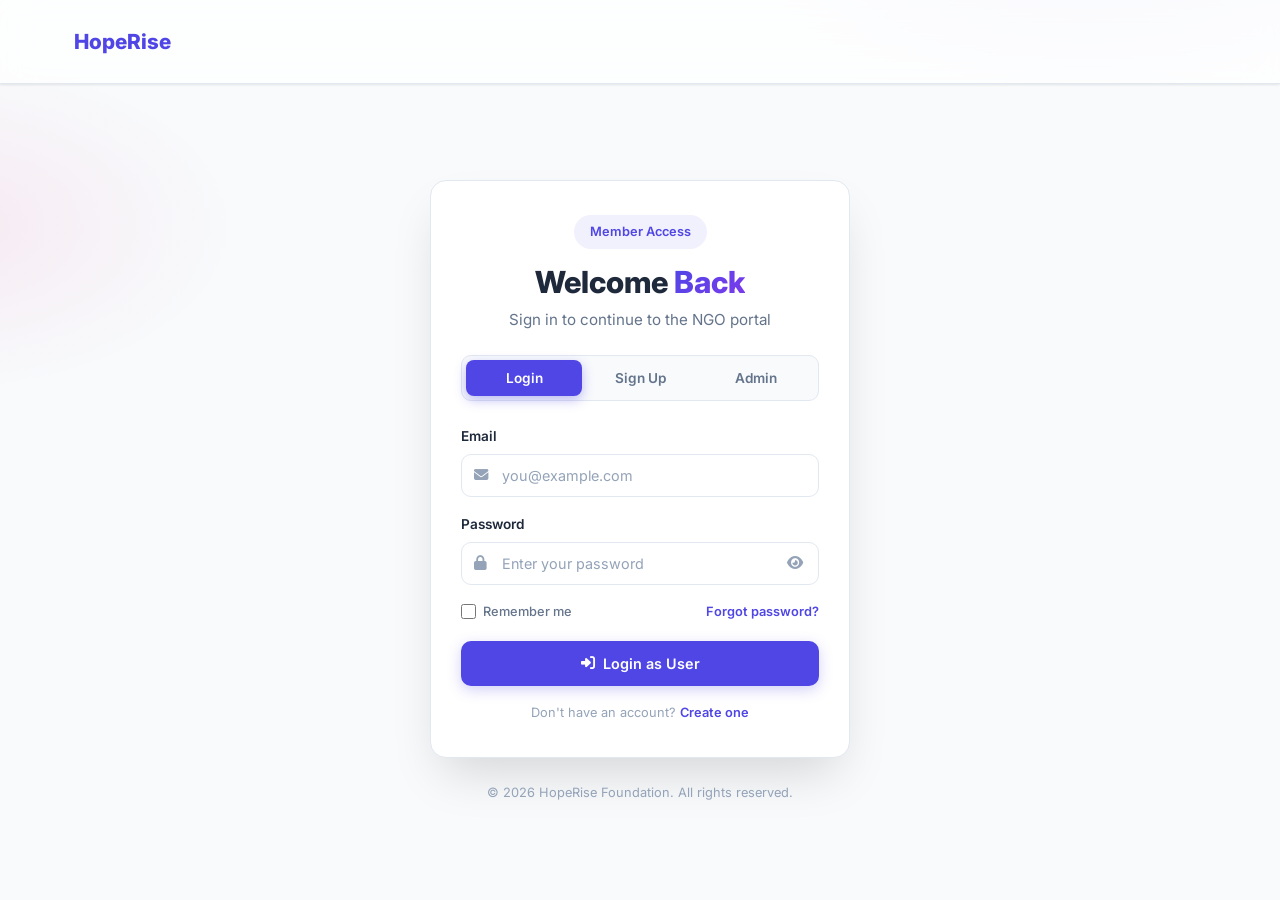
<file: login.html>
<!DOCTYPE html>
<html lang="en">
<head>
    <meta charset="UTF-8">
    <meta name="viewport" content="width=device-width, initial-scale=1.0">
    <title>HopeRise Foundation - Login</title>
    <link rel="stylesheet" href="https://cdnjs.cloudflare.com/ajax/libs/font-awesome/6.4.0/css/all.min.css">
    <link href="https://fonts.googleapis.com/css2?family=Inter:wght@300;400;500;600;700;800;900&display=swap" rel="stylesheet">
    <link rel="stylesheet" href="login.css">
</head>
<body>

    <div class="login-page">

        <!-- ====== BRAND / HEADER ====== -->
        <header class="login-header">
            <div class="login-brand">
                <i class="fas fa-hands-holding-heart"></i>
                <span>HopeRise</span>
            </div>
        </header>

        <div class="login-body">

            <!-- ====== ERROR BANNER (unauthorized) ====== -->
            <div class="auth-banner" id="authBanner" style="display:none;">
                <i class="fas fa-exclamation-triangle"></i>
                <span id="authBannerMsg">Unauthorized access!</span>
            </div>

            <div class="login-card">
                <div class="card-head">
                    <span class="section-badge" id="cardBadge">Member Access</span>
                    <h1 class="card-title" id="cardTitle">Welcome <span class="text-gradient">Back</span></h1>
                    <p class="card-sub" id="cardSub">Sign in to continue to the NGO portal</p>
                </div>

                <!-- ====== TABS ====== -->
                <div class="auth-tabs">
                    <button class="auth-tab active" data-tab="login">Login</button>
                    <button class="auth-tab" data-tab="signup">Sign Up</button>
                    <button class="auth-tab" data-tab="admin">Admin</button>
                </div>

                <!-- ====== USER LOGIN ====== -->
                <form class="auth-form active" id="loginForm">
                    <div class="form-group">
                        <label>Email</label>
                        <div class="input-wrap">
                            <i class="fas fa-envelope"></i>
                            <input type="email" id="loginEmail" placeholder="you@example.com" required>
                        </div>
                    </div>

                    <div class="form-group">
                        <label>Password</label>
                        <div class="input-wrap">
                            <i class="fas fa-lock"></i>
                            <input type="password" id="loginPassword" placeholder="Enter your password" required>
                            <button type="button" class="toggle-pass" data-target="loginPassword"><i class="fas fa-eye"></i></button>
                        </div>
                    </div>

                    <div class="form-row-between">
                        <label class="checkbox-label">
                            <input type="checkbox" id="rememberMe"> Remember me
                        </label>
                        <a href="#" class="link" id="forgotLink">Forgot password?</a>
                    </div>

                    <button type="submit" class="btn btn-primary btn-full">
                        <i class="fas fa-sign-in-alt"></i> Login as User
                    </button>
                    <p class="auth-switch">Don't have an account? <a href="#" class="link" data-goto="signup">Create one</a></p>
                </form>

                <!-- ====== SIGN UP ====== -->
                <form class="auth-form" id="signupForm">
                    <div class="form-group">
                        <label>Full Name</label>
                        <div class="input-wrap">
                            <i class="fas fa-user"></i>
                            <input type="text" id="signupName" placeholder="e.g. Rahul Sharma" required>
                        </div>
                    </div>

                    <div class="form-group">
                        <label>Email</label>
                        <div class="input-wrap">
                            <i class="fas fa-envelope"></i>
                            <input type="email" id="signupEmail" placeholder="you@example.com" required>
                        </div>
                    </div>

                    <div class="form-group">
                        <label>Mobile Number</label>
                        <div class="input-wrap">
                            <i class="fas fa-phone"></i>
                            <input type="tel" id="signupMobile" placeholder="+91 98765 43210" required>
                            <small class="field-hint">Indian format: 10 digits starting with 6-9</small>
                        </div>
                    </div>

                    <div class="form-row">
                        <div class="form-group">
                            <label>Password</label>
                            <div class="input-wrap">
                                <i class="fas fa-lock"></i>
                                <input type="password" id="signupPassword" placeholder="Min 6 characters" required>
                                <button type="button" class="toggle-pass" data-target="signupPassword"><i class="fas fa-eye"></i></button>
                            </div>
                        </div>
                        <div class="form-group">
                            <label>Confirm</label>
                            <div class="input-wrap">
                                <i class="fas fa-lock"></i>
                                <input type="password" id="signupConfirm" placeholder="Re-enter password" required>
                                <button type="button" class="toggle-pass" data-target="signupConfirm"><i class="fas fa-eye"></i></button>
                            </div>
                        </div>
                    </div>

                    <button type="submit" class="btn btn-primary btn-full">
                        <i class="fas fa-user-plus"></i> Create Account
                    </button>
                    <p class="auth-switch">Already have an account? <a href="#" class="link" data-goto="login">Login</a></p>
                </form>

                <!-- ====== ADMIN LOGIN ====== -->
                <form class="auth-form" id="adminForm">
                    <div class="admin-note">
                        <i class="fas fa-shield-alt"></i>
                        <div>
                            <strong>Default Admin Credentials</strong>
                            <span>Email: admin@hoperise.org</span>
                            <span>Password: admin123</span>
                        </div>
                    </div>

                    <div class="form-group">
                        <label>Admin Email</label>
                        <div class="input-wrap">
                            <i class="fas fa-envelope"></i>
                            <input type="email" id="adminEmail" placeholder="admin@hoperise.org" required>
                        </div>
                    </div>

                    <div class="form-group">
                        <label>Admin Password</label>
                        <div class="input-wrap">
                            <i class="fas fa-lock"></i>
                            <input type="password" id="adminPassword" placeholder="Enter admin password" required>
                            <button type="button" class="toggle-pass" data-target="adminPassword"><i class="fas fa-eye"></i></button>
                        </div>
                    </div>

                    <button type="submit" class="btn btn-donate btn-full">
                        <i class="fas fa-user-shield"></i> Login to Dashboard
                    </button>
                    <p class="auth-switch">Are you a regular user? <a href="#" class="link" data-goto="login">Login as User</a></p>
                </form>
            </div>

            <p class="login-footer">&copy; 2026 HopeRise Foundation. All rights reserved.</p>
        </div>
    </div>

    <div class="toast-container" id="toastContainer"></div>

    <script src="login.js"></script>
</body>
</html>
</file>
<file: admin/styles.css>
/* ========== RESET & BASE ========== */
*,
*::before,
*::after {
    margin: 0;
    padding: 0;
    box-sizing: border-box;
}

:root {
    --primary: #4f46e5;
    --primary-light: #818cf8;
    --primary-dark: #3730a3;
    --secondary: #64748b;
    --success: #16a34a;
    --warning: #d97706;
    --danger: #dc2626;
    --info: #0891b2;
    --pink: #db2777;
    --purple: #7c3aed;

    --bg: #f1f5f9;
    --surface: #ffffff;
    --surface-hover: #f8fafc;
    --border: #e2e8f0;
    --border-light: #f1f5f9;

    --text: #1e293b;
    --text-secondary: #64748b;
    --text-muted: #94a3b8;

    --sidebar-width: 260px;
    --sidebar-collapsed: 0px;
    --topbar-height: 64px;
    --radius: 12px;
    --radius-sm: 8px;
    --radius-xs: 6px;
    --shadow: 0 1px 3px rgba(0, 0, 0, 0.08), 0 1px 2px rgba(0, 0, 0, 0.06);
    --shadow-md: 0 4px 6px -1px rgba(0, 0, 0, 0.1), 0 2px 4px -2px rgba(0, 0, 0, 0.1);
    --shadow-lg: 0 10px 15px -3px rgba(0, 0, 0, 0.1), 0 4px 6px -4px rgba(0, 0, 0, 0.1);
    --shadow-xl: 0 20px 25px -5px rgba(0, 0, 0, 0.1), 0 8px 10px -6px rgba(0, 0, 0, 0.1);
    --transition: all 0.3s cubic-bezier(0.4, 0, 0.2, 1);
}

html {
    scroll-behavior: smooth;
}

body {
    font-family: 'Inter', -apple-system, BlinkMacSystemFont, 'Segoe UI', Roboto, sans-serif;
    background: var(--bg);
    color: var(--text);
    line-height: 1.6;
    overflow-x: hidden;
}

a {
    text-decoration: none;
    color: inherit;
}

img {
    max-width: 100%;
    display: block;
}

button {
    cursor: pointer;
    border: none;
    outline: none;
    font-family: inherit;
}

input, select, textarea {
    font-family: inherit;
    font-size: 0.875rem;
}

/* ========== SIDEBAR ========== */
.sidebar {
    position: fixed;
    top: 0;
    left: 0;
    width: var(--sidebar-width);
    height: 100vh;
    background: var(--surface);
    border-right: 1px solid var(--border);
    z-index: 1000;
    display: flex;
    flex-direction: column;
    transition: var(--transition);
}

.sidebar-header {
    padding: 20px 24px;
    display: flex;
    align-items: center;
    justify-content: space-between;
    border-bottom: 1px solid var(--border);
}

.logo {
    display: flex;
    align-items: center;
    gap: 12px;
    font-size: 1.25rem;
    font-weight: 700;
    color: var(--primary);
}

.logo i {
    font-size: 1.5rem;
    background: linear-gradient(135deg, var(--primary), var(--purple));
    -webkit-background-clip: text;
    -webkit-text-fill-color: transparent;
    background-clip: text;
}

.sidebar-close {
    display: none;
    background: none;
    font-size: 1.25rem;
    color: var(--text-secondary);
}

.sidebar-nav {
    flex: 1;
    padding: 16px 12px;
    overflow-y: auto;
}

.nav-link {
    display: flex;
    align-items: center;
    gap: 12px;
    padding: 10px 16px;
    border-radius: var(--radius-sm);
    color: var(--text-secondary);
    font-size: 0.9rem;
    font-weight: 500;
    transition: var(--transition);
    margin-bottom: 2px;
}

.nav-link:hover {
    background: var(--bg);
    color: var(--text);
}

.nav-link.active {
    background: linear-gradient(135deg, var(--primary), var(--primary-dark));
    color: white;
    box-shadow: 0 4px 12px rgba(79, 70, 229, 0.35);
}

.nav-link i {
    width: 20px;
    text-align: center;
    font-size: 1rem;
}

.sidebar-footer {
    padding: 12px;
    border-top: 1px solid var(--border);
}

/* ========== MAIN CONTENT ========== */
.main-content {
    margin-left: var(--sidebar-width);
    min-height: 100vh;
    transition: var(--transition);
}

/* ========== TOPBAR ========== */
.topbar {
    position: sticky;
    top: 0;
    height: var(--topbar-height);
    background: rgba(255, 255, 255, 0.85);
    backdrop-filter: blur(12px);
    border-bottom: 1px solid var(--border);
    display: flex;
    align-items: center;
    justify-content: space-between;
    padding: 0 32px;
    z-index: 100;
}

.topbar-left {
    display: flex;
    align-items: center;
    gap: 16px;
}

.menu-toggle {
    display: none;
    background: none;
    font-size: 1.25rem;
    color: var(--text);
    padding: 8px;
}

.page-title {
    font-size: 1.25rem;
    font-weight: 700;
}

.topbar-right {
    display: flex;
    align-items: center;
    gap: 16px;
}

.search-box {
    display: flex;
    align-items: center;
    gap: 8px;
    background: var(--bg);
    border: 1px solid var(--border);
    border-radius: var(--radius-sm);
    padding: 8px 16px;
    transition: var(--transition);
}

.search-box:focus-within {
    border-color: var(--primary);
    box-shadow: 0 0 0 3px rgba(79, 70, 229, 0.1);
}

.search-box i {
    color: var(--text-muted);
    font-size: 0.875rem;
}

.search-box input {
    border: none;
    background: none;
    outline: none;
    width: 200px;
    color: var(--text);
}

.icon-btn {
    position: relative;
    background: var(--bg);
    border: 1px solid var(--border);
    border-radius: var(--radius-sm);
    width: 40px;
    height: 40px;
    display: flex;
    align-items: center;
    justify-content: center;
    color: var(--text-secondary);
    transition: var(--transition);
}

.icon-btn:hover {
    background: var(--primary);
    color: white;
    border-color: var(--primary);
}

.badge {
    position: absolute;
    top: -4px;
    right: -4px;
    background: var(--danger);
    color: white;
    font-size: 0.65rem;
    font-weight: 700;
    width: 18px;
    height: 18px;
    border-radius: 50%;
    display: flex;
    align-items: center;
    justify-content: center;
}

.user-profile {
    display: flex;
    align-items: center;
    gap: 10px;
    padding: 6px 12px 6px 6px;
    border-radius: var(--radius-sm);
    cursor: pointer;
    transition: var(--transition);
}

.user-profile:hover {
    background: var(--bg);
}

.user-profile img {
    width: 36px;
    height: 36px;
    border-radius: 50%;
}

.user-profile span {
    font-weight: 600;
    font-size: 0.875rem;
}

.user-profile i {
    font-size: 0.75rem;
    color: var(--text-muted);
}

/* ========== NOTIFICATION PANEL ========== */
.notification-panel {
    position: fixed;
    top: var(--topbar-height);
    right: 20px;
    width: 380px;
    background: var(--surface);
    border-radius: var(--radius);
    box-shadow: var(--shadow-xl);
    border: 1px solid var(--border);
    z-index: 200;
    opacity: 0;
    visibility: hidden;
    transform: translateY(-10px);
    transition: var(--transition);
}

.notification-panel.show {
    opacity: 1;
    visibility: visible;
    transform: translateY(8px);
}

.notif-header {
    display: flex;
    align-items: center;
    justify-content: space-between;
    padding: 16px 20px;
    border-bottom: 1px solid var(--border);
}

.notif-header h3 {
    font-size: 0.95rem;
}

.notif-header button {
    background: none;
    color: var(--primary);
    font-size: 0.8rem;
    font-weight: 600;
}

.notif-list {
    max-height: 320px;
    overflow-y: auto;
}

.notif-item {
    display: flex;
    gap: 12px;
    padding: 14px 20px;
    border-bottom: 1px solid var(--border-light);
    transition: var(--transition);
}

.notif-item:hover {
    background: var(--surface-hover);
}

.notif-item.unread {
    background: #f0f4ff;
}

.notif-icon {
    width: 36px;
    height: 36px;
    border-radius: 50%;
    display: flex;
    align-items: center;
    justify-content: center;
    font-size: 0.875rem;
    flex-shrink: 0;
}

.notif-icon.donation { background: #eef2ff; color: var(--primary); }
.notif-icon.volunteer { background: #fef3c7; color: var(--warning); }
.notif-icon.event { background: #fce7f3; color: var(--pink); }
.notif-icon.success { background: #f0fdf4; color: var(--success); }

.notif-body p {
    font-size: 0.85rem;
    line-height: 1.5;
}

.notif-time {
    font-size: 0.75rem;
    color: var(--text-muted);
}

/* ========== USER DROPDOWN ========== */
.user-dropdown {
    position: fixed;
    top: calc(var(--topbar-height) + 4px);
    right: 20px;
    width: 280px;
    background: var(--surface);
    border-radius: var(--radius);
    box-shadow: var(--shadow-xl);
    border: 1px solid var(--border);
    z-index: 200;
    opacity: 0;
    visibility: hidden;
    transform: translateY(-10px);
    transition: var(--transition);
}

.user-dropdown.show {
    opacity: 1;
    visibility: visible;
    transform: translateY(8px);
}

.dropdown-header {
    display: flex;
    align-items: center;
    gap: 12px;
    padding: 16px;
}

.dropdown-header img {
    width: 44px;
    height: 44px;
    border-radius: 50%;
}

.dropdown-header strong {
    display: block;
    font-size: 0.9rem;
}

.dropdown-header span {
    font-size: 0.8rem;
    color: var(--text-muted);
}

.dropdown-divider {
    height: 1px;
    background: var(--border);
}

.user-dropdown a {
    display: flex;
    align-items: center;
    gap: 10px;
    padding: 10px 16px;
    font-size: 0.875rem;
    color: var(--text-secondary);
    transition: var(--transition);
}

.user-dropdown a:hover {
    background: var(--bg);
    color: var(--text);
}

.user-dropdown a i {
    width: 18px;
    text-align: center;
}

.user-dropdown a.logout {
    color: var(--danger);
}

/* ========== CONTENT SECTIONS ========== */
.content-section {
    display: none;
    padding: 32px;
    animation: fadeIn 0.4s ease;
}

.content-section.active {
    display: block;
}

@keyframes fadeIn {
    from { opacity: 0; transform: translateY(10px); }
    to { opacity: 1; transform: translateY(0); }
}

/* ========== STATS GRID ========== */
.stats-grid {
    display: grid;
    grid-template-columns: repeat(4, 1fr);
    gap: 24px;
    margin-bottom: 32px;
}

.stat-card {
    background: var(--surface);
    border-radius: var(--radius);
    padding: 24px;
    display: flex;
    align-items: center;
    gap: 16px;
    box-shadow: var(--shadow);
    border: 1px solid var(--border);
    transition: var(--transition);
}

.stat-card:hover {
    transform: translateY(-2px);
    box-shadow: var(--shadow-md);
}

.stat-icon {
    width: 56px;
    height: 56px;
    border-radius: var(--radius-sm);
    display: flex;
    align-items: center;
    justify-content: center;
    font-size: 1.25rem;
    flex-shrink: 0;
}

.stat-info h3 {
    font-size: 1.5rem;
    font-weight: 700;
    line-height: 1.2;
}

.stat-info p {
    font-size: 0.85rem;
    color: var(--text-secondary);
}

.stat-change {
    margin-left: auto;
    font-size: 0.8rem;
    font-weight: 600;
    display: flex;
    align-items: center;
    gap: 4px;
}

.stat-change.positive { color: var(--success); }
.stat-change.negative { color: var(--danger); }

/* ========== CHARTS ========== */
.charts-row {
    display: grid;
    grid-template-columns: 2fr 1fr;
    gap: 24px;
    margin-bottom: 32px;
}

.chart-card {
    background: var(--surface);
    border-radius: var(--radius);
    padding: 24px;
    box-shadow: var(--shadow);
    border: 1px solid var(--border);
    overflow: hidden;
}

.chart-wrapper {
    position: relative;
    width: 100%;
    height: 300px;
    overflow: hidden;
}

.card-header {
    display: flex;
    align-items: center;
    justify-content: space-between;
    margin-bottom: 20px;
}

.card-header h3 {
    font-size: 1rem;
    font-weight: 600;
}

.chart-filter {
    display: flex;
    gap: 4px;
    background: var(--bg);
    padding: 4px;
    border-radius: var(--radius-xs);
}

.filter-btn {
    padding: 6px 14px;
    border-radius: var(--radius-xs);
    font-size: 0.8rem;
    font-weight: 500;
    background: transparent;
    color: var(--text-secondary);
    transition: var(--transition);
}

.filter-btn.active {
    background: var(--surface);
    color: var(--text);
    box-shadow: var(--shadow);
}

/* ========== INFO ROW ========== */
.info-row {
    display: grid;
    grid-template-columns: repeat(3, 1fr);
    gap: 24px;
    margin-bottom: 32px;
}

.info-card {
    background: var(--surface);
    border-radius: var(--radius);
    padding: 24px;
    box-shadow: var(--shadow);
    border: 1px solid var(--border);
}

.card-icon {
    color: var(--primary);
    margin-right: 8px;
    font-size: 0.9rem;
}

/* Fund Allocation */
.allocation-list {
    display: flex;
    flex-direction: column;
    gap: 16px;
}

.allocation-item .progress-header {
    margin-bottom: 6px;
}

.allocation-dot {
    display: inline-block;
    width: 9px;
    height: 9px;
    border-radius: 50%;
    margin-right: 6px;
    vertical-align: middle;
}

.view-all {
    font-size: 0.85rem;
    font-weight: 600;
    color: var(--primary);
    transition: var(--transition);
}

.view-all:hover {
    color: var(--primary-dark);
}

/* Activity List */
.activity-list {
    display: flex;
    flex-direction: column;
    gap: 2px;
}

.activity-item {
    display: flex;
    align-items: center;
    gap: 12px;
    padding: 12px;
    border-radius: var(--radius-sm);
    transition: var(--transition);
}

.activity-item:hover {
    background: var(--bg);
}

.activity-item img {
    width: 40px;
    height: 40px;
    border-radius: 50%;
    flex-shrink: 0;
}

.activity-info {
    flex: 1;
}

.activity-info strong {
    display: block;
    font-size: 0.875rem;
}

.activity-info span {
    font-size: 0.8rem;
    color: var(--text-muted);
}

.activity-amount {
    font-weight: 700;
    color: var(--success);
    font-size: 0.9rem;
}

/* Event List */
.event-list {
    display: flex;
    flex-direction: column;
    gap: 2px;
}

.event-item {
    display: flex;
    align-items: center;
    gap: 14px;
    padding: 12px;
    border-radius: var(--radius-sm);
    transition: var(--transition);
}

.event-item:hover {
    background: var(--bg);
}

.event-date {
    background: var(--primary);
    color: white;
    border-radius: var(--radius-sm);
    padding: 8px 12px;
    text-align: center;
    flex-shrink: 0;
    min-width: 56px;
}

.event-date .month {
    display: block;
    font-size: 0.65rem;
    font-weight: 700;
    text-transform: uppercase;
    letter-spacing: 1px;
}

.event-date .day {
    display: block;
    font-size: 1.25rem;
    font-weight: 700;
    line-height: 1.2;
}

.event-info {
    flex: 1;
}

.event-info strong {
    display: block;
    font-size: 0.875rem;
    margin-bottom: 2px;
}

.event-info span {
    display: block;
    font-size: 0.78rem;
    color: var(--text-muted);
}

.event-info span i {
    width: 14px;
    margin-right: 4px;
}

.event-status {
    font-size: 0.75rem;
    font-weight: 600;
    padding: 4px 10px;
    border-radius: 20px;
    flex-shrink: 0;
}

.event-status.upcoming { background: #eef2ff; color: var(--primary); }
.event-status.scheduled { background: #fef3c7; color: var(--warning); }
.event-status.completed { background: #f0fdf4; color: var(--success); }

/* ========== PROGRAMS SECTION ========== */
.section-header {
    display: flex;
    align-items: center;
    justify-content: space-between;
    margin-bottom: 24px;
}

.section-header h2 {
    font-size: 1.4rem;
}

.header-actions {
    display: flex;
    gap: 10px;
}

.filter-bar {
    display: flex;
    gap: 8px;
    margin-bottom: 24px;
    flex-wrap: wrap;
}

.filter-pill {
    padding: 8px 20px;
    border-radius: 24px;
    font-size: 0.85rem;
    font-weight: 500;
    background: var(--surface);
    color: var(--text-secondary);
    border: 1px solid var(--border);
    transition: var(--transition);
}

.filter-pill.active,
.filter-pill:hover {
    background: var(--primary);
    color: white;
    border-color: var(--primary);
}

.programs-grid {
    display: grid;
    grid-template-columns: repeat(3, 1fr);
    gap: 24px;
}

.program-card {
    background: var(--surface);
    border-radius: var(--radius);
    overflow: hidden;
    box-shadow: var(--shadow);
    border: 1px solid var(--border);
    transition: var(--transition);
}

.program-card:hover {
    transform: translateY(-4px);
    box-shadow: var(--shadow-lg);
}

.program-image {
    position: relative;
    height: 180px;
    overflow: hidden;
}

.program-image img {
    width: 100%;
    height: 100%;
    object-fit: cover;
}

.program-tag {
    position: absolute;
    top: 12px;
    left: 12px;
    padding: 4px 12px;
    border-radius: 20px;
    font-size: 0.75rem;
    font-weight: 600;
    color: white;
}

.program-tag.education { background: var(--primary); }
.program-tag.health { background: var(--success); }
.program-tag.environment { background: var(--warning); }
.program-tag.community { background: var(--pink); }

.program-body {
    padding: 20px;
}

.program-body h3 {
    font-size: 1.05rem;
    margin-bottom: 8px;
}

.program-body > p {
    font-size: 0.85rem;
    color: var(--text-secondary);
    margin-bottom: 16px;
    line-height: 1.5;
}

.program-progress {
    margin-bottom: 16px;
}

.progress-header {
    display: flex;
    justify-content: space-between;
    font-size: 0.8rem;
    margin-bottom: 6px;
    color: var(--text-secondary);
}

.progress-bar {
    height: 8px;
    background: var(--bg);
    border-radius: 4px;
    overflow: hidden;
}

.progress-fill {
    height: 100%;
    background: linear-gradient(90deg, var(--primary), var(--primary-light));
    border-radius: 4px;
    transition: width 1s ease;
}

.program-meta {
    display: flex;
    justify-content: space-between;
    font-size: 0.8rem;
    color: var(--text-muted);
}

.program-meta i {
    margin-right: 4px;
}

/* ========== DONORS TABLE ========== */
.donor-summary {
    display: grid;
    grid-template-columns: repeat(4, 1fr);
    gap: 20px;
    margin-bottom: 24px;
}

.donor-stat-card {
    background: var(--surface);
    border-radius: var(--radius);
    padding: 20px;
    text-align: center;
    box-shadow: var(--shadow);
    border: 1px solid var(--border);
}

.donor-stat-card h4 {
    font-size: 1.5rem;
    color: var(--primary);
    font-weight: 700;
}

.donor-stat-card p {
    font-size: 0.85rem;
    color: var(--text-secondary);
}

.table-container {
    background: var(--surface);
    border-radius: var(--radius);
    box-shadow: var(--shadow);
    border: 1px solid var(--border);
    overflow: hidden;
}

.table-header {
    display: flex;
    align-items: center;
    justify-content: space-between;
    padding: 16px 24px;
    border-bottom: 1px solid var(--border);
}

.table-search {
    display: flex;
    align-items: center;
    gap: 8px;
    background: var(--bg);
    border: 1px solid var(--border);
    border-radius: var(--radius-xs);
    padding: 8px 14px;
}

.table-search i {
    color: var(--text-muted);
    font-size: 0.85rem;
}

.table-search input {
    border: none;
    background: none;
    outline: none;
    width: 200px;
    font-size: 0.85rem;
}

.table-filters select {
    padding: 8px 14px;
    border: 1px solid var(--border);
    border-radius: var(--radius-xs);
    background: var(--surface);
    color: var(--text);
    font-size: 0.85rem;
    outline: none;
}

.data-table {
    width: 100%;
    border-collapse: collapse;
}

.data-table th {
    padding: 14px 20px;
    text-align: left;
    font-size: 0.8rem;
    font-weight: 600;
    color: var(--text-secondary);
    text-transform: uppercase;
    letter-spacing: 0.5px;
    background: var(--bg);
    border-bottom: 1px solid var(--border);
}

.data-table td {
    padding: 14px 20px;
    font-size: 0.875rem;
    border-bottom: 1px solid var(--border-light);
    vertical-align: middle;
}

.data-table tr:hover td {
    background: var(--surface-hover);
}

.donor-cell {
    display: flex;
    align-items: center;
    gap: 10px;
}

.donor-cell img {
    width: 34px;
    height: 34px;
    border-radius: 50%;
}

.amount {
    font-weight: 700;
    color: var(--success);
}

.badge-pill {
    display: inline-block;
    padding: 4px 12px;
    border-radius: 20px;
    font-size: 0.75rem;
    font-weight: 600;
}

.badge-pill.recurring { background: #eef2ff; color: var(--primary); }
.badge-pill.one-time { background: #f0fdf4; color: var(--success); }
.badge-pill.major { background: #fef3c7; color: var(--warning); }
.badge-pill.completed { background: #f0fdf4; color: var(--success); }
.badge-pill.pending { background: #fef3c7; color: var(--warning); }

.action-btns {
    display: flex;
    gap: 6px;
}

.action-btn {
    width: 32px;
    height: 32px;
    border-radius: var(--radius-xs);
    display: flex;
    align-items: center;
    justify-content: center;
    background: var(--bg);
    color: var(--text-secondary);
    font-size: 0.8rem;
    transition: var(--transition);
}

.action-btn:hover {
    background: var(--primary);
    color: white;
}

.action-btn.delete:hover {
    background: var(--danger);
}

.table-pagination {
    display: flex;
    align-items: center;
    justify-content: space-between;
    padding: 16px 24px;
    border-top: 1px solid var(--border);
    font-size: 0.85rem;
    color: var(--text-secondary);
}

.pagination-btns {
    display: flex;
    gap: 4px;
}

.page-btn {
    width: 34px;
    height: 34px;
    border-radius: var(--radius-xs);
    display: flex;
    align-items: center;
    justify-content: center;
    background: transparent;
    color: var(--text-secondary);
    font-size: 0.85rem;
    transition: var(--transition);
}

.page-btn:hover:not(:disabled) {
    background: var(--bg);
}

.page-btn.active {
    background: var(--primary);
    color: white;
}

.page-btn:disabled {
    opacity: 0.4;
    cursor: not-allowed;
}

/* ========== EVENTS GRID ========== */
.events-grid {
    display: grid;
    grid-template-columns: repeat(3, 1fr);
    gap: 24px;
}

.event-card {
    background: var(--surface);
    border-radius: var(--radius);
    overflow: hidden;
    box-shadow: var(--shadow);
    border: 1px solid var(--border);
    transition: var(--transition);
}

.event-card:hover {
    transform: translateY(-4px);
    box-shadow: var(--shadow-lg);
}

.event-card-image {
    position: relative;
    height: 180px;
    overflow: hidden;
}

.event-card-image img {
    width: 100%;
    height: 100%;
    object-fit: cover;
}

.event-badge {
    position: absolute;
    top: 12px;
    right: 12px;
    padding: 4px 12px;
    border-radius: 20px;
    font-size: 0.75rem;
    font-weight: 600;
    color: white;
}

.event-badge.upcoming { background: var(--primary); }
.event-badge.scheduled { background: var(--warning); }
.event-badge.completed { background: var(--success); }

.event-card-body {
    padding: 20px;
}

.event-card-date {
    font-size: 0.8rem;
    color: var(--text-muted);
    margin-bottom: 8px;
}

.event-card-date i {
    margin-right: 4px;
}

.event-card-body h3 {
    font-size: 1.1rem;
    margin-bottom: 8px;
}

.event-card-body p {
    font-size: 0.85rem;
    color: var(--text-secondary);
    margin-bottom: 4px;
}

.event-card-body p i {
    width: 16px;
    margin-right: 4px;
}

.event-card-footer {
    display: flex;
    align-items: center;
    justify-content: space-between;
    margin-top: 16px;
    padding-top: 16px;
    border-top: 1px solid var(--border);
}

.event-attendees {
    display: flex;
    align-items: center;
    gap: 8px;
}

.avatar-stack {
    display: flex;
}

.avatar-stack img {
    width: 28px;
    height: 28px;
    border-radius: 50%;
    border: 2px solid var(--surface);
    margin-left: -8px;
}

.avatar-stack img:first-child {
    margin-left: 0;
}

.event-attendees span {
    font-size: 0.8rem;
    color: var(--text-muted);
}

/* ========== TEAM GRID ========== */
.team-grid {
    display: grid;
    grid-template-columns: repeat(3, 1fr);
    gap: 24px;
}

.team-card {
    background: var(--surface);
    border-radius: var(--radius);
    padding: 32px 24px;
    text-align: center;
    box-shadow: var(--shadow);
    border: 1px solid var(--border);
    transition: var(--transition);
}

.team-card:hover {
    transform: translateY(-4px);
    box-shadow: var(--shadow-lg);
}

.team-avatar img {
    width: 100px;
    height: 100px;
    border-radius: 50%;
    margin: 0 auto 16px;
}

.team-card h3 {
    font-size: 1.1rem;
    margin-bottom: 4px;
}

.team-role {
    color: var(--primary);
    font-size: 0.85rem;
    font-weight: 600;
    margin-bottom: 12px;
}

.team-bio {
    font-size: 0.85rem;
    color: var(--text-secondary);
    margin-bottom: 16px;
    line-height: 1.5;
}

.team-social {
    display: flex;
    justify-content: center;
    gap: 12px;
}

.team-social a {
    width: 36px;
    height: 36px;
    border-radius: 50%;
    background: var(--bg);
    display: flex;
    align-items: center;
    justify-content: center;
    color: var(--text-secondary);
    transition: var(--transition);
}

.team-social a:hover {
    background: var(--primary);
    color: white;
}

/* ========== VOLUNTEERS ========== */
.vol-stats {
    display: grid;
    grid-template-columns: repeat(4, 1fr);
    gap: 20px;
    margin-bottom: 24px;
}

.vol-stat-card {
    background: var(--surface);
    border-radius: var(--radius);
    padding: 24px;
    text-align: center;
    box-shadow: var(--shadow);
    border: 1px solid var(--border);
}

.vol-stat-card i {
    font-size: 1.5rem;
    margin-bottom: 8px;
}

.vol-stat-card h3 {
    font-size: 1.6rem;
    font-weight: 700;
}

.vol-stat-card p {
    font-size: 0.85rem;
    color: var(--text-secondary);
}

.skill-tag {
    display: inline-block;
    padding: 3px 10px;
    border-radius: 20px;
    font-size: 0.72rem;
    font-weight: 500;
    background: #eef2ff;
    color: var(--primary);
    margin-right: 4px;
}

/* ========== GALLERY ========== */
.gallery-filter {
    display: flex;
    gap: 8px;
    margin-bottom: 24px;
}

.gallery-grid {
    display: grid;
    grid-template-columns: repeat(3, 1fr);
    gap: 20px;
}

.gallery-item {
    position: relative;
    border-radius: var(--radius);
    overflow: hidden;
    cursor: pointer;
    aspect-ratio: 4/3;
}

.gallery-item img {
    width: 100%;
    height: 100%;
    object-fit: cover;
    transition: transform 0.5s ease;
}

.gallery-item:hover img {
    transform: scale(1.1);
}

.gallery-overlay {
    position: absolute;
    inset: 0;
    background: linear-gradient(to top, rgba(0, 0, 0, 0.75), transparent);
    display: flex;
    flex-direction: column;
    justify-content: flex-end;
    padding: 20px;
    opacity: 0;
    transition: var(--transition);
}

.gallery-item:hover .gallery-overlay {
    opacity: 1;
}

.gallery-overlay h4 {
    color: white;
    font-size: 1rem;
}

.gallery-overlay p {
    color: rgba(255, 255, 255, 0.7);
    font-size: 0.8rem;
}

.icon-btn-sm {
    position: absolute;
    top: 16px;
    right: 16px;
    width: 36px;
    height: 36px;
    border-radius: 50%;
    background: rgba(255, 255, 255, 0.2);
    backdrop-filter: blur(4px);
    color: white;
    display: flex;
    align-items: center;
    justify-content: center;
    transition: var(--transition);
}

.icon-btn-sm:hover {
    background: var(--primary);
}



/* Form Styles */
.form-row {
    display: grid;
    grid-template-columns: 1fr 1fr;
    gap: 16px;
}

.form-group {
    margin-bottom: 16px;
}

.form-group label {
    display: block;
    font-size: 0.85rem;
    font-weight: 600;
    margin-bottom: 6px;
    color: var(--text);
}

.form-group input,
.form-group select,
.form-group textarea {
    width: 100%;
    padding: 10px 14px;
    border: 1px solid var(--border);
    border-radius: var(--radius-sm);
    background: var(--surface);
    color: var(--text);
    transition: var(--transition);
    outline: none;
}

.form-group input:focus,
.form-group select:focus,
.form-group textarea:focus {
    border-color: var(--primary);
    box-shadow: 0 0 0 3px rgba(79, 70, 229, 0.1);
}

.form-group textarea {
    resize: vertical;
}

/* ========== BUTTONS ========== */
.btn {
    display: inline-flex;
    align-items: center;
    gap: 8px;
    padding: 10px 20px;
    border-radius: var(--radius-sm);
    font-size: 0.875rem;
    font-weight: 600;
    transition: var(--transition);
}

.btn-primary {
    background: linear-gradient(135deg, var(--primary), var(--primary-dark));
    color: white;
    box-shadow: 0 2px 8px rgba(79, 70, 229, 0.3);
}

.btn-primary:hover {
    box-shadow: 0 4px 16px rgba(79, 70, 229, 0.4);
    transform: translateY(-1px);
}

.btn-secondary {
    background: var(--bg);
    color: var(--text-secondary);
    border: 1px solid var(--border);
}

.btn-secondary:hover {
    background: var(--surface);
    color: var(--text);
}

.btn-sm {
    padding: 6px 14px;
    font-size: 0.8rem;
}

.btn-full {
    width: 100%;
    justify-content: center;
}

/* ========== MODALS ========== */
.modal-overlay {
    position: fixed;
    inset: 0;
    background: rgba(0, 0, 0, 0.5);
    backdrop-filter: blur(4px);
    display: flex;
    align-items: center;
    justify-content: center;
    z-index: 5000;
    opacity: 0;
    visibility: hidden;
    transition: var(--transition);
}

.modal-overlay.show {
    opacity: 1;
    visibility: visible;
}

.modal {
    background: var(--surface);
    border-radius: var(--radius);
    width: 100%;
    max-width: 580px;
    max-height: 85vh;
    overflow-y: auto;
    box-shadow: var(--shadow-xl);
    transform: scale(0.9);
    transition: var(--transition);
}

.modal-overlay.show .modal {
    transform: scale(1);
}

.modal-header {
    display: flex;
    align-items: center;
    justify-content: space-between;
    padding: 20px 24px;
    border-bottom: 1px solid var(--border);
}

.modal-header h3 {
    font-size: 1.1rem;
}

.modal-close {
    width: 32px;
    height: 32px;
    border-radius: 50%;
    background: var(--bg);
    display: flex;
    align-items: center;
    justify-content: center;
    color: var(--text-secondary);
    transition: var(--transition);
}

.modal-close:hover {
    background: var(--danger);
    color: white;
}

.modal-body {
    padding: 24px;
}

.modal-footer {
    display: flex;
    justify-content: flex-end;
    gap: 12px;
    padding: 20px 24px;
    border-top: 1px solid var(--border);
}

/* View Donor Modal */
.view-donor-head {
    display: flex;
    align-items: center;
    gap: 14px;
    padding: 16px;
    background: var(--bg);
    border: 1px solid var(--border);
    border-radius: var(--radius-sm);
    margin-bottom: 16px;
}

.view-donor-head img {
    width: 56px;
    height: 56px;
    border-radius: 50%;
    object-fit: cover;
}

.view-donor-head h4 {
    font-size: 1.05rem;
    font-weight: 700;
    margin-bottom: 2px;
}

.view-donor-head span {
    font-size: 0.8rem;
    color: var(--text-secondary);
}

.view-donor-head .badge-pill {
    margin-left: auto;
}

.view-donor-details {
    display: flex;
    flex-direction: column;
    gap: 10px;
    margin-bottom: 16px;
}

.detail-row {
    display: flex;
    justify-content: space-between;
    align-items: center;
    padding: 10px 14px;
    background: var(--bg);
    border: 1px solid var(--border);
    border-radius: var(--radius-xs);
    font-size: 0.875rem;
}

.detail-row span {
    color: var(--text-secondary);
}

.detail-row strong {
    font-weight: 600;
    color: var(--text);
}

.view-donor-notes {
    font-size: 0.85rem;
    color: var(--text-secondary);
    background: var(--bg);
    border: 1px solid var(--border);
    border-radius: var(--radius-xs);
    padding: 12px 14px;
    line-height: 1.6;
}

/* Upload Area */
.upload-area {
    border: 2px dashed var(--border);
    border-radius: var(--radius);
    padding: 40px;
    text-align: center;
    cursor: pointer;
    transition: var(--transition);
    margin-bottom: 16px;
}

.upload-area:hover {
    border-color: var(--primary);
    background: #f5f3ff;
}

.upload-area i {
    font-size: 2.5rem;
    color: var(--primary);
    margin-bottom: 12px;
}

.upload-area h4 {
    font-size: 1rem;
    margin-bottom: 4px;
}

.upload-area p {
    font-size: 0.85rem;
    color: var(--text-muted);
}

/* ========== SETTINGS ========== */
.settings-grid {
    display: grid;
    grid-template-columns: 1fr 1fr;
    gap: 24px;
}

.settings-card {
    background: var(--surface);
    border-radius: var(--radius);
    padding: 28px;
    box-shadow: var(--shadow);
    border: 1px solid var(--border);
}

.settings-card h3 {
    font-size: 1.1rem;
    margin-bottom: 20px;
    display: flex;
    align-items: center;
    gap: 8px;
}

.settings-card h3 i {
    color: var(--primary);
}

.setting-toggle {
    display: flex;
    align-items: center;
    justify-content: space-between;
    padding: 14px 0;
    border-bottom: 1px solid var(--border-light);
}

.setting-toggle:last-of-type {
    border-bottom: none;
}

.setting-toggle strong {
    font-size: 0.9rem;
    display: block;
}

.setting-toggle p {
    font-size: 0.8rem;
    color: var(--text-muted);
    margin-top: 2px;
}

.toggle {
    position: relative;
    display: inline-block;
    width: 48px;
    height: 26px;
    cursor: pointer;
}

.toggle input {
    opacity: 0;
    width: 0;
    height: 0;
}

.toggle-slider {
    position: absolute;
    inset: 0;
    background: var(--border);
    border-radius: 26px;
    transition: var(--transition);
}

.toggle-slider::before {
    content: '';
    position: absolute;
    width: 20px;
    height: 20px;
    border-radius: 50%;
    background: white;
    top: 3px;
    left: 3px;
    transition: var(--transition);
    box-shadow: var(--shadow);
}

.toggle input:checked + .toggle-slider {
    background: var(--primary);
}

.toggle input:checked + .toggle-slider::before {
    transform: translateX(22px);
}

/* ========== TOAST ========== */
.toast-container {
    position: fixed;
    top: 80px;
    right: 24px;
    z-index: 9999;
    display: flex;
    flex-direction: column;
    gap: 10px;
}

.toast {
    background: var(--surface);
    border-radius: var(--radius-sm);
    padding: 14px 20px;
    display: flex;
    align-items: center;
    gap: 12px;
    box-shadow: var(--shadow-lg);
    border: 1px solid var(--border);
    min-width: 300px;
    animation: slideIn 0.4s ease, fadeOut 0.4s ease 3.6s forwards;
}

.toast i {
    font-size: 1.1rem;
}

.toast.success { border-left: 4px solid var(--success); }
.toast.success i { color: var(--success); }
.toast.error { border-left: 4px solid var(--danger); }
.toast.error i { color: var(--danger); }
.toast.info { border-left: 4px solid var(--info); }
.toast.info i { color: var(--info); }

.toast span {
    font-size: 0.875rem;
    font-weight: 500;
}

@keyframes slideIn {
    from { transform: translateX(100%); opacity: 0; }
    to { transform: translateX(0); opacity: 1; }
}

@keyframes fadeOut {
    from { opacity: 1; }
    to { opacity: 0; visibility: hidden; }
}

/* ========== RESPONSIVE ========== */
@media (max-width: 1200px) {
    .stats-grid { grid-template-columns: repeat(2, 1fr); }
    .charts-row { grid-template-columns: 1fr; }
    .info-row { grid-template-columns: 1fr; }
    .programs-grid { grid-template-columns: repeat(2, 1fr); }
    .events-grid { grid-template-columns: repeat(2, 1fr); }
    .team-grid { grid-template-columns: repeat(2, 1fr); }
}

@media (max-width: 992px) {
    .sidebar {
        transform: translateX(-100%);
    }

    .sidebar.open {
        transform: translateX(0);
        box-shadow: var(--shadow-xl);
    }

    .sidebar-close {
        display: block;
    }

    .main-content {
        margin-left: 0;
    }

    .menu-toggle {
        display: flex;
    }

    .info-row { grid-template-columns: 1fr; }
    .settings-grid { grid-template-columns: 1fr; }
}

@media (max-width: 768px) {
    .stats-grid { grid-template-columns: 1fr; }
    .programs-grid { grid-template-columns: 1fr; }
    .events-grid { grid-template-columns: 1fr; }
    .team-grid { grid-template-columns: 1fr; }
    .gallery-grid { grid-template-columns: repeat(2, 1fr); }
    .donor-summary { grid-template-columns: repeat(2, 1fr); }
    .vol-stats { grid-template-columns: repeat(2, 1fr); }
    .form-row { grid-template-columns: 1fr; }

    .topbar {
        padding: 0 16px;
    }

    .content-section {
        padding: 20px 16px;
    }

    .search-box input {
        width: 120px;
    }

    .user-profile span {
        display: none;
    }

    .table-header {
        flex-direction: column;
        gap: 12px;
    }

    .table-filters {
        width: 100%;
    }

    .table-filters select {
        width: 100%;
    }

    .table-pagination {
        flex-direction: column;
        gap: 12px;
    }
}

@media (max-width: 480px) {
    .gallery-grid { grid-template-columns: 1fr; }
    .donor-summary { grid-template-columns: 1fr; }
    .vol-stats { grid-template-columns: 1fr; }
}

/* ========== SCROLLBAR ========== */
::-webkit-scrollbar {
    width: 6px;
    height: 6px;
}

::-webkit-scrollbar-track {
    background: transparent;
}

::-webkit-scrollbar-thumb {
    background: var(--border);
    border-radius: 3px;
}

::-webkit-scrollbar-thumb:hover {
    background: var(--text-muted);
}

/* ========== SELECTION ========== */
::selection {
    background: var(--primary-light);
    color: white;
}
</file>
<file: login.css>
/* ========== HOPERISE THEME TOKENS (matches user/styles.css) ========== */
:root{
    --primary:#4f46e5;--primary-light:#818cf8;--primary-dark:#3730a3;
    --secondary:#64748b;--success:#16a34a;--warning:#d97706;
    --danger:#dc2626;--info:#0891b2;--pink:#db2777;--purple:#7c3aed;
    --bg:#ffffff;--bg-alt:#f8fafc;--surface:#ffffff;
    --border:#e2e8f0;--text:#1e293b;--text-secondary:#64748b;--text-muted:#94a3b8;
    --radius:16px;--radius-sm:10px;--radius-xs:6px;
    --shadow:0 1px 3px rgba(0,0,0,.06),0 1px 2px rgba(0,0,0,.04);
    --shadow-md:0 4px 6px -1px rgba(0,0,0,.08),0 2px 4px -2px rgba(0,0,0,.06);
    --shadow-lg:0 10px 25px -5px rgba(0,0,0,.1),0 8px 10px -6px rgba(0,0,0,.06);
    --shadow-xl:0 25px 50px -12px rgba(0,0,0,.15);
    --transition:all .3s cubic-bezier(.4,0,.2,1);
}

*{margin:0;padding:0;box-sizing:border-box}

body{
    font-family:'Inter',-apple-system,BlinkMacSystemFont,'Segoe UI',Roboto,sans-serif;
    background:var(--bg-alt);
    color:var(--text);
    min-height:100vh;
    line-height:1.7;
    overflow-x:hidden;
}

/* ========== PAGE LAYOUT ========== */
.login-page{
    min-height:100vh;
    display:flex;
    flex-direction:column;
    background:
        radial-gradient(600px 300px at 85% -10%, rgba(79,70,229,.12), transparent 60%),
        radial-gradient(500px 280px at -5% 25%, rgba(219,39,119,.08), transparent 60%),
        var(--bg-alt);
}

.login-header{
    padding:24px 0;
    background:rgba(255,255,255,.7);
    backdrop-filter:blur(16px);
    border-bottom:1px solid var(--border);
    box-shadow:var(--shadow);
}

.login-brand{
    max-width:1200px;
    margin:0 auto;
    padding:0 24px;
    display:flex;
    align-items:center;
    gap:10px;
    font-size:1.3rem;
    font-weight:800;
    color:var(--primary);
}

.login-brand i{font-size:1.5rem}

.login-body{
    flex:1;
    display:flex;
    flex-direction:column;
    align-items:center;
    justify-content:center;
    padding:48px 20px;
    width:100%;
    max-width:460px;
    margin:0 auto;
}

/* ========== SECTION BADGE & TITLES (matches site) ========== */
.section-badge{
    display:inline-block;
    padding:6px 16px;
    border-radius:24px;
    font-size:.8rem;
    font-weight:600;
    background:rgba(79,70,229,.08);
    color:var(--primary);
    margin-bottom:14px;
}

.text-gradient{
    background:linear-gradient(135deg,var(--primary),var(--purple));
    -webkit-background-clip:text;
    -webkit-text-fill-color:transparent;
    background-clip:text;
}

.card-title{
    font-size:1.9rem;
    font-weight:800;
    line-height:1.25;
    margin-bottom:6px;
    color:var(--text);
}

.card-sub{font-size:.95rem;color:var(--text-secondary)}

.card-head{text-align:center;margin-bottom:22px}

/* ====== ERROR BANNER ====== */
.auth-banner{
    width:100%;
    background:#fef2f2;
    border:1px solid #fecaca;
    border-left:4px solid var(--danger);
    color:#991b1b;
    padding:12px 16px;
    border-radius:var(--radius-sm);
    font-size:.875rem;
    font-weight:500;
    margin-bottom:16px;
    display:flex;
    align-items:center;
    gap:10px;
    animation:shake .4s ease;
}

.auth-banner.success{
    background:#f0fdf4;
    border-color:#bbf7d0;
    border-left-color:var(--success);
    color:#166534;
}

@keyframes shake{
    0%,100%{transform:translateX(0)}
    25%{transform:translateX(-6px)}
    75%{transform:translateX(6px)}
}

/* ========== CARD ========== */
.login-card{
    background:var(--surface);
    border-radius:var(--radius);
    border:1px solid var(--border);
    box-shadow:var(--shadow-xl);
    padding:34px 30px;
    width:100%;
}

/* ========== TABS ========== */
.auth-tabs{
    display:flex;
    background:var(--bg-alt);
    border:1px solid var(--border);
    border-radius:var(--radius-sm);
    padding:4px;
    margin-bottom:24px;
}

.auth-tab{
    flex:1;
    border:none;
    background:transparent;
    padding:10px 0;
    border-radius:8px;
    font-family:inherit;
    font-size:.85rem;
    font-weight:600;
    color:var(--text-secondary);
    cursor:pointer;
    transition:var(--transition);
}

.auth-tab:hover{color:var(--primary)}

.auth-tab.active{
    background:var(--primary);
    color:#fff;
    box-shadow:0 4px 12px rgba(79,70,229,.35);
}

.auth-form{display:none}
.auth-form.active{display:block;animation:fadeIn .3s ease}

@keyframes fadeIn{
    from{opacity:0;transform:translateY(8px)}
    to{opacity:1;transform:translateY(0)}
}

/* ========== FORM (matches site .form-group) ========== */
.form-group{margin-bottom:16px}

.form-group label{
    display:block;
    font-size:.85rem;
    font-weight:600;
    margin-bottom:6px;
    color:var(--text);
}

.input-wrap{position:relative}

.input-wrap>i{
    position:absolute;
    left:13px;
    top:50%;
    transform:translateY(-50%);
    color:var(--text-muted);
    font-size:.9rem;
    pointer-events:none;
}

.input-wrap input{
    width:100%;
    padding:12px 40px;
    border:1.5px solid var(--border);
    border-radius:var(--radius-sm);
    background:var(--bg);
    font-family:inherit;
    font-size:.9rem;
    color:var(--text);
    outline:none;
    transition:var(--transition);
}

.input-wrap input::placeholder{color:var(--text-muted)}

.input-wrap input:focus{
    border-color:var(--primary);
    box-shadow:0 0 0 3px rgba(79,70,229,.1);
    background:#fff;
}

.toggle-pass{
    position:absolute;
    right:10px;
    top:50%;
    transform:translateY(-50%);
    border:none;
    background:transparent;
    color:var(--text-muted);
    cursor:pointer;
    font-size:.9rem;
    padding:6px;
    transition:var(--transition);
}

.toggle-pass:hover{color:var(--primary)}

.field-hint{
    display:block;
    font-size:.72rem;
    color:var(--text-muted);
    margin-top:5px;
}

.form-row{
    display:grid;
    grid-template-columns:1fr 1fr;
    gap:12px;
}

.form-row-between{
    display:flex;
    justify-content:space-between;
    align-items:center;
    margin:4px 0 18px;
}

.checkbox-label{
    display:flex;
    align-items:center;
    gap:7px;
    font-size:.8rem;
    color:var(--text-secondary);
    cursor:pointer;
    font-weight:500;
}

.checkbox-label input{accent-color:var(--primary);width:15px;height:15px;cursor:pointer}

.link{
    color:var(--primary);
    text-decoration:none;
    font-size:.8rem;
    font-weight:600;
}

.link:hover{text-decoration:underline}

/* ========== BUTTONS (matches site) ========== */
.btn{
    display:inline-flex;
    align-items:center;
    gap:8px;
    padding:12px 28px;
    border-radius:var(--radius-sm);
    font-size:.9rem;
    font-weight:600;
    transition:var(--transition);
    border:2px solid transparent;
    cursor:pointer;
    font-family:inherit;
}

.btn-full{width:100%;justify-content:center}

.btn-primary{
    background:var(--primary);
    color:#fff;
    border-color:var(--primary);
    box-shadow:0 4px 14px rgba(79,70,229,.25);
}

.btn-primary:hover{
    background:var(--primary-dark);
    border-color:var(--primary-dark);
    transform:translateY(-2px);
    box-shadow:0 8px 20px rgba(79,70,229,.3);
}

.btn-donate{
    background:linear-gradient(135deg,#e11d48,#be123c);
    color:#fff;
    border-color:transparent;
    box-shadow:0 4px 14px rgba(225,29,72,.25);
}

.btn-donate:hover{
    background:linear-gradient(135deg,#be123c,#9f1239);
    transform:translateY(-2px);
    box-shadow:0 8px 20px rgba(225,29,72,.35);
}

.btn:active{transform:translateY(0)}

/* ========== ADMIN NOTE ========== */
.admin-note{
    display:flex;
    gap:12px;
    background:var(--bg-alt);
    border:1.5px dashed var(--border);
    border-radius:var(--radius-sm);
    padding:12px 14px;
    margin-bottom:18px;
}

.admin-note i{color:var(--primary);font-size:1.05rem;margin-top:3px}

.admin-note div{display:flex;flex-direction:column;gap:2px}

.admin-note strong{font-size:.85rem;color:var(--text)}
.admin-note span{font-size:.78rem;color:var(--text-secondary)}

/* ========== FOOTER ========== */
.auth-switch{
    text-align:center;
    font-size:.8rem;
    color:var(--text-muted);
    margin-top:16px;
}

.login-footer{
    margin-top:24px;
    color:var(--text-muted);
    font-size:.8rem;
}

/* ========== TOASTS (matches site) ========== */
.toast-container{
    position:fixed;
    top:80px;
    right:24px;
    z-index:9999;
    display:flex;
    flex-direction:column;
    gap:10px;
}

.toast{
    background:#fff;
    border-radius:var(--radius-sm);
    padding:14px 20px;
    display:flex;
    align-items:center;
    gap:12px;
    box-shadow:var(--shadow-lg);
    border:1px solid var(--border);
    min-width:300px;
    animation:slideIn .4s ease,fadeOut .4s ease 3.6s forwards;
}

.toast i{font-size:1.1rem}
.toast.success{border-left:4px solid var(--success)}.toast.success i{color:var(--success)}
.toast.error{border-left:4px solid var(--danger)}.toast.error i{color:var(--danger)}
.toast.info{border-left:4px solid var(--info)}.toast.info i{color:var(--info)}
.toast span{font-size:.875rem;font-weight:500}

@keyframes slideIn{from{transform:translateX(100%);opacity:0}to{transform:translateX(0);opacity:1}}
@keyframes fadeOut{from{opacity:1}to{opacity:0;visibility:hidden}}

/* ========== RESPONSIVE ========== */
@media(max-width:480px){
    .login-body{padding:32px 16px}
    .login-card{padding:26px 20px}
    .form-row{grid-template-columns:1fr}
    .toast{min-width:auto;width:calc(100vw - 48px)}
}
</file>
